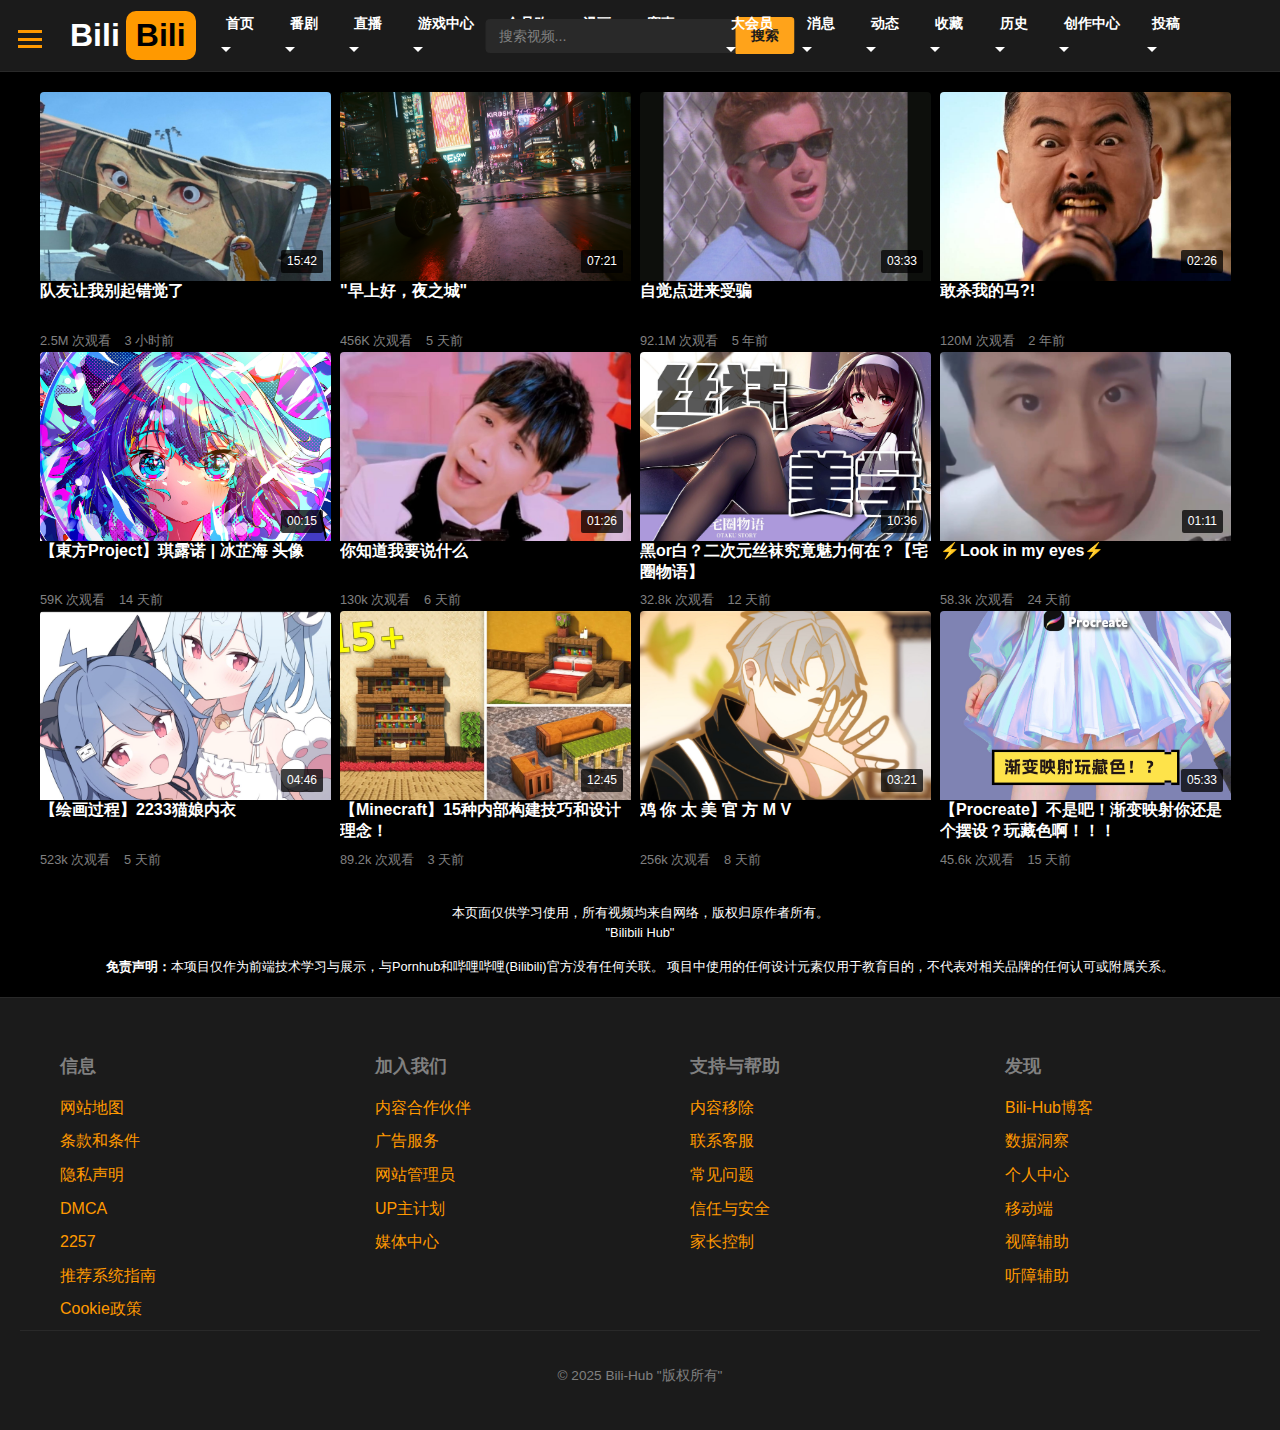
<file: src/index.html>
<!DOCTYPE html>
<html lang="zh-hans">

<head>
    <meta charset="UTF-8">
    <meta name="viewport" content="width=device-width, initial-scale=0.9">
    <title>Bili-Hub</title>
    <link href="style.css" rel="stylesheet" type="text/css">
    <script src="search.js" defer></script>
</head>

<body>
    <header>
        <div class="logo-container">
            <a href="../src/index.html" class="logo-text">
                <button id="desktopNavigation" type="button" aria-label="Desktop Navigation">
                    <div class="hamburger-menu">
                        <span></span>
                        <span></span>
                        <span></span>
                    </div>
                </button>
            </a>
            <div class="ph-logo">
                <span class="ph-logo-porn">Bili</span><span class="ph-logo-hub">Bili</span>
            </div>
        </div>
        <nav class="nav-ul-left">
            <ul>
                <li class="dropdown">
                    <a href="/src/index.html">首页</a>
                    <div class="dropdown-content multi-column">
                        <div class="column">
                            <a href="https://www.bilibili.com/anime/" target="_blank">🎬 番剧</a>
                            <a href="https://www.bilibili.com/movie/" target="_blank">🎦 电影</a>
                            <a href="https://www.bilibili.com/guochuang/" target="_blank">🎨 国创</a>
                            <a href="https://www.bilibili.com/tv/" target="_blank">📺 电视剧</a>
                            <a href="https://www.bilibili.com/variety/" target="_blank">🎭 综艺</a>
                            <a href="https://www.bilibili.com/documentary/" target="_blank">📹 纪录片</a>
                            <a href="https://www.bilibili.com/c/douga/" target="_blank">🎮 动画</a>
                            <a href="https://www.bilibili.com/c/game/" target="_blank">🎲 游戏</a>
                            <a href="https://www.bilibili.com/c/kichiku/" target="_blank">🎵 鬼畜</a>
                            <a href="https://www.bilibili.com/c/music/" target="_blank">🎼 音乐</a>
                        </div>
                        <div class="column">
                            <a href="https://www.bilibili.com/c/dance/" target="_blank">💃 舞蹈</a>
                            <a href="https://www.bilibili.com/c/cinephile/" target="_blank">🎥 影视</a>
                            <a href="https://www.bilibili.com/c/ent/" target="_blank">🎪 娱乐</a>
                            <a href="https://www.bilibili.com/c/knowledge/" target="_blank">📚 知识</a>
                            <a href="https://www.bilibili.com/c/tech/" target="_blank">📱 科技数码</a>
                            <a href="https://www.bilibili.com/c/information/" target="_blank">📰 资讯</a>
                            <a href="https://www.bilibili.com/c/food/" target="_blank">🍜 美食</a>
                            <a href="https://www.bilibili.com/c/shortplay/" target="_blank">🎭 小剧场</a>
                            <a href="https://www.bilibili.com/c/car/" target="_blank">🚗 汽车</a>
                            <a href="https://www.bilibili.com/c/fashion/" target="_blank">💄 时尚美妆</a>
                        </div>
                        <div class="column">
                            <a href="https://www.bilibili.com/c/sports/" target="_blank">⚽ 体育运动</a>
                            <a href="https://www.bilibili.com/c/animal/" target="_blank">🐾 动物</a>
                            <a href="https://www.bilibili.com/c/vlog/" target="_blank">📽️ vlog</a>
                            <a href="https://www.bilibili.com/c/painting/" target="_blank">🎨 绘画</a>
                            <a href="https://www.bilibili.com/c/ai/" target="_blank">🤖 人工智能</a>
                            <a href="https://www.bilibili.com/c/home/" target="_blank">🏠 家装房产</a>
                            <a href="https://www.bilibili.com/c/outdoors/" target="_blank">👟 户外潮流</a>
                            <a href="https://www.bilibili.com/c/gym/" target="_blank">💪 健身</a>
                            <a href="https://www.bilibili.com/c/handmake/" target="_blank">🎨 手工</a>
                            <a href="https://www.bilibili.com/c/travel/" target="_blank">✈️ 旅游出行</a>
                        </div>
                        <div class="column">
                            <a href="https://www.bilibili.com/c/rural/" target="_blank">🌾 三农</a>
                            <a href="https://www.bilibili.com/c/parenting/" target="_blank">👶 亲子</a>
                            <a href="https://www.bilibili.com/c/health/" target="_blank">❤️ 健康</a>
                            <a href="https://www.bilibili.com/c/emotion/" target="_blank">💝 情感</a>
                            <a href="https://www.bilibili.com/c/life_joy/" target="_blank">🎯 生活兴趣</a>
                            <a href="https://www.bilibili.com/c/life_experience/" target="_blank">📝 生活经验</a>
                            <a href="https://love.bilibili.com/" target="_blank">🤝 公益</a>
                            <a href="https://www.bilibili.com/blackboard/era/Vp41b8bsU9Wkog3X.html" target="_blank">🎞️ 超高清</a>
                        </div>
                        <div class="column">
                            <a href="https://www.bilibili.com/read/home/" target="_blank">📑 专栏</a>
                            <a href="https://live.bilibili.com/" target="_blank">🎥 直播</a>
                            <a href="https://www.bilibili.com/blackboard/activity-list.html?" target="_blank">🎪 活动</a>
                            <a href="https://www.bilibili.com/cheese/" target="_blank">📚 课堂</a>
                            <a href="https://www.bilibili.com/blackboard/activity-5zJxM3spoS.html" target="_blank">👥 社区中心</a>
                            <a href="https://music.bilibili.com/pc/music-center/" target="_blank">🎵 新歌热榜</a>
                        </div>
                    </div>
                </li>
                <li class="dropdown"><a href="">番剧</a></li>
                <li class="dropdown"><a href="">直播</a></li>
                <li class="dropdown"><a href="">游戏中心</a></li>
                <li class="dropdown"><a href="">会员购</a></li>
                <li class="dropdown"><a href="">漫画</a></li>
                <li class="dropdown"><a href="">赛事</a></li>
            </ul>
        </nav>
        <form class="search-bar" action="#" method="get" onsubmit="return handleSearch(event)">
            <input type="text" name="keyword" id="searchInput" placeholder="搜索视频..." required>
            <button type="submit">搜索</button>
        </form>
        <div class="search-dropdown">
            
        </div>
        <nav class="nav-ul-right">
            <ul>
                <li class="dropdown"><a href="">大会员</a></li>
                <li class="dropdown">
                    <a href="https://message.bilibili.com/" target="_blank">消息</a>
                    <div class="dropdown-content">
                        <a href="https://message.bilibili.com/#/reply" target="_blank">回复我的</a>
                        <a href="https://message.bilibili.com/#/at" target="_blank">@我的</a>
                        <a href="https://message.bilibili.com/#/love" target="_blank">收到的赞</a>
                        <a href="https://message.bilibili.com/#/system" target="_blank">系统消息</a>
                        <a href="https://message.bilibili.com/#/whisper/" target="_blank">我的消息</a>
                </li>
                <li class="dropdown"><a href="https://t.bilibili.com/" target="_blank">动态</a></li>
                <li class="dropdown"><a href="">收藏</a></li>
                <li class="dropdown"><a href="https://www.bilibili.com/history" target="_blank">历史</a></li>
                <li class="dropdown"><a href="https://member.bilibili.com/platform/home" target="_blank">创作中心</a></li>
                <li class="dropdown">
                    <a href="https://member.bilibili.com/platform/upload/video/frame" target="_blank">投稿</a>
                    <div class="dropdown-content">
                        <a href="https://member.bilibili.com/platform/upload/text/apply" target="_blank">专栏投稿</a>
                        <a href="https://member.bilibili.com/platform/upload/audio/frame" target="_blank">音频投稿</a>
                        <a href="https://member.bilibili.com/platform/upload/sticker" target="_blank">贴纸投稿</a>
                        <a href="https://member.bilibili.com/platform/upload/video/frame" target="_blank">视频投稿</a>
                        <a href="https://member.bilibili.com/platform/upload-manager/article" target="_blank">投稿管理</a>
                    </div>
                </li>
            </ul>
        </nav>
        <div class="avatar-info dropdown">
            <!-- 用户头像区域由script.js动态控制 -->
            <div id="avatar-dropdown" class="avatar-dropdown">
                <!-- 动态内容将由script.js填充 -->
            </div>
        </div>

    </header>

    <main>
        <div class="video-grid-container">
        </div>
        <div class="footer-head">
            <p>
                本页面仅供学习使用，所有视频均来自网络，版权归原作者所有。
                <br>
                "Bilibili Hub"
            </p>
            <div class="disclaimer">
                <p><strong>免责声明：</strong>本项目仅作为前端技术学习与展示，与Pornhub和哔哩哔哩(Bilibili)官方没有任何关联。
                项目中使用的任何设计元素仅用于教育目的，不代表对相关品牌的任何认可或附属关系。</p>
            </div>
        </div>
    </main>

    <footer>
        <div class="footer-content">
            <div class="footer-column">
                <h4>信息</h4>
                <ul>
                    <li><a href="#">网站地图</a></li>
                    <li><a href="#">条款和条件</a></li>
                    <li><a href="#">隐私声明</a></li>
                    <li><a href="#">DMCA</a></li>
                    <li><a href="#">2257</a></li>
                    <li><a href="#">推荐系统指南</a></li>
                    <li><a href="#">Cookie政策</a></li>
                </ul>
            </div>
            <div class="footer-column">
                <h4>加入我们</h4>
                <ul>
                    <li><a href="#">内容合作伙伴</a></li>
                    <li><a href="#">广告服务</a></li>
                    <li><a href="#">网站管理员</a></li>
                    <li><a href="#">UP主计划</a></li>
                    <li><a href="#">媒体中心</a></li>
                </ul>
            </div>
            <div class="footer-column">
                <h4>支持与帮助</h4>
                <ul>
                    <li><a href="#">内容移除</a></li>
                    <li><a href="#">联系客服</a></li>
                    <li><a href="#">常见问题</a></li>
                    <li><a href="#">信任与安全</a></li>
                    <li><a href="#">家长控制</a></li>
                </ul>
            </div>
            <div class="footer-column">
                <h4>发现</h4>
                <ul class="social-links">
                    <li><a href="#">Bili-Hub博客</a></li>
                    <li><a href="#">数据洞察</a></li>
                    <li><a href="#">个人中心</a></li>
                    <li><a href="#">移动端</a></li>
                    <li><a href="#">视障辅助</a></li>
                    <li><a href="#">听障辅助</a></li>
                </ul>
            </div>
        </div>
        <div class="footer-bottom">
            <p>&copy; 2025 Bili-Hub "版权所有"</p>
        </div>
    </footer>
    <script src="./script.js"></script>

</body>

</html>

<!-- 
施工规划：
    当指针悬停于视频封面时，预览视频的功能
    鼠标指针悬停于用户头像时，悬浮菜单显示用户信息
    顶栏最右侧二级菜单
    自动获取b站用户头像文件(或者说能否自动获取对应图像url?)
    多页面切换功能
    自动获取视频封面url等信息填入json
问题：暂无
-->
</file>
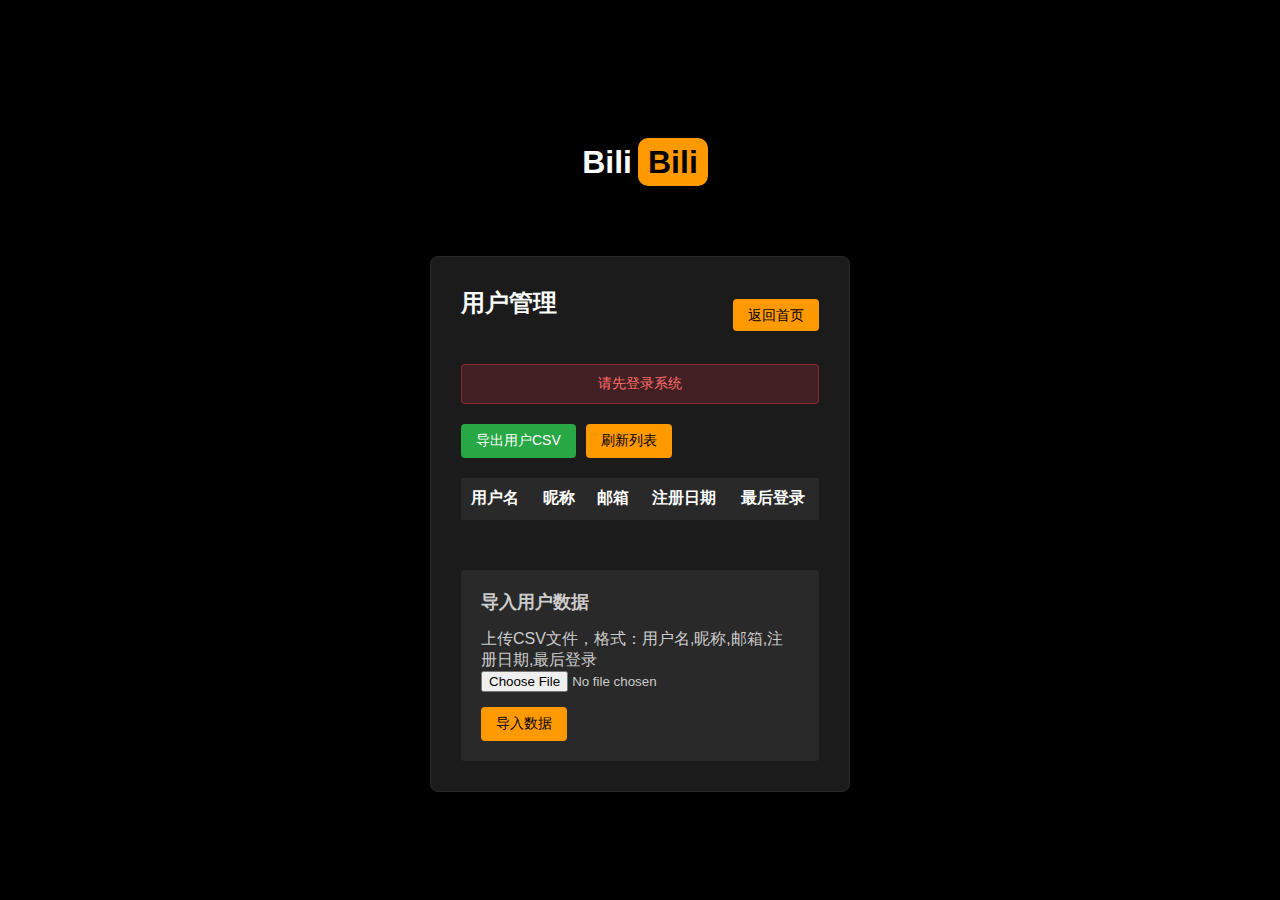
<file: src/admin.html>
<!DOCTYPE html>
<html lang="zh-hans">

<head>
    <meta charset="UTF-8">
    <meta name="viewport" content="width=device-width, initial-scale=1.0">
    <title>用户管理 - Bili-Hub</title>
    <link rel="stylesheet" href="./login.css">
</head>

<body>
    <div class="login-container admin-container">
        <div class="logo-box">
            <div class="logo-section">
                <div class="ph-logo">
                    <span class="ph-logo-porn">Bili</span><span class="ph-logo-hub">Bili</span>
                </div>
            </div>
        </div>
        <div class="login-box admin-box">
            <div class="admin-header">
                <h2>用户管理</h2>
                <div>
                    <a href="./index.html" class="action-btn">返回首页</a>
                </div>
            </div>

            <div class="message-area"></div>

            <div class="action-buttons">
                <button id="exportBtn" class="action-btn success">导出用户CSV</button>
                <button id="refreshBtn" class="action-btn">刷新列表</button>
            </div>

            <div class="user-list">
                <table class="user-table">
                    <thead>
                        <tr>
                            <th>用户名</th>
                            <th>昵称</th>
                            <th>邮箱</th>
                            <th>注册日期</th>
                            <th>最后登录</th>
                        </tr>
                    </thead>
                    <tbody id="userTableBody">
                        <!-- 用户数据将通过JavaScript动态添加 -->
                    </tbody>
                </table>
                <div class="pagination" id="pagination">
                    <!-- 分页按钮将通过JavaScript动态添加 -->
                </div>
            </div>

            <div class="csv-import">
                <h3>导入用户数据</h3>
                <p>上传CSV文件，格式：用户名,昵称,邮箱,注册日期,最后登录</p>
                <div class="file-input">
                    <input type="file" id="csvFile" accept=".csv" />
                </div>
                <button id="importBtn" class="action-btn">导入数据</button>
            </div>
        </div>
    </div>
    <script type="module" src="./admin.js"></script>
</body>

</html>
</file>
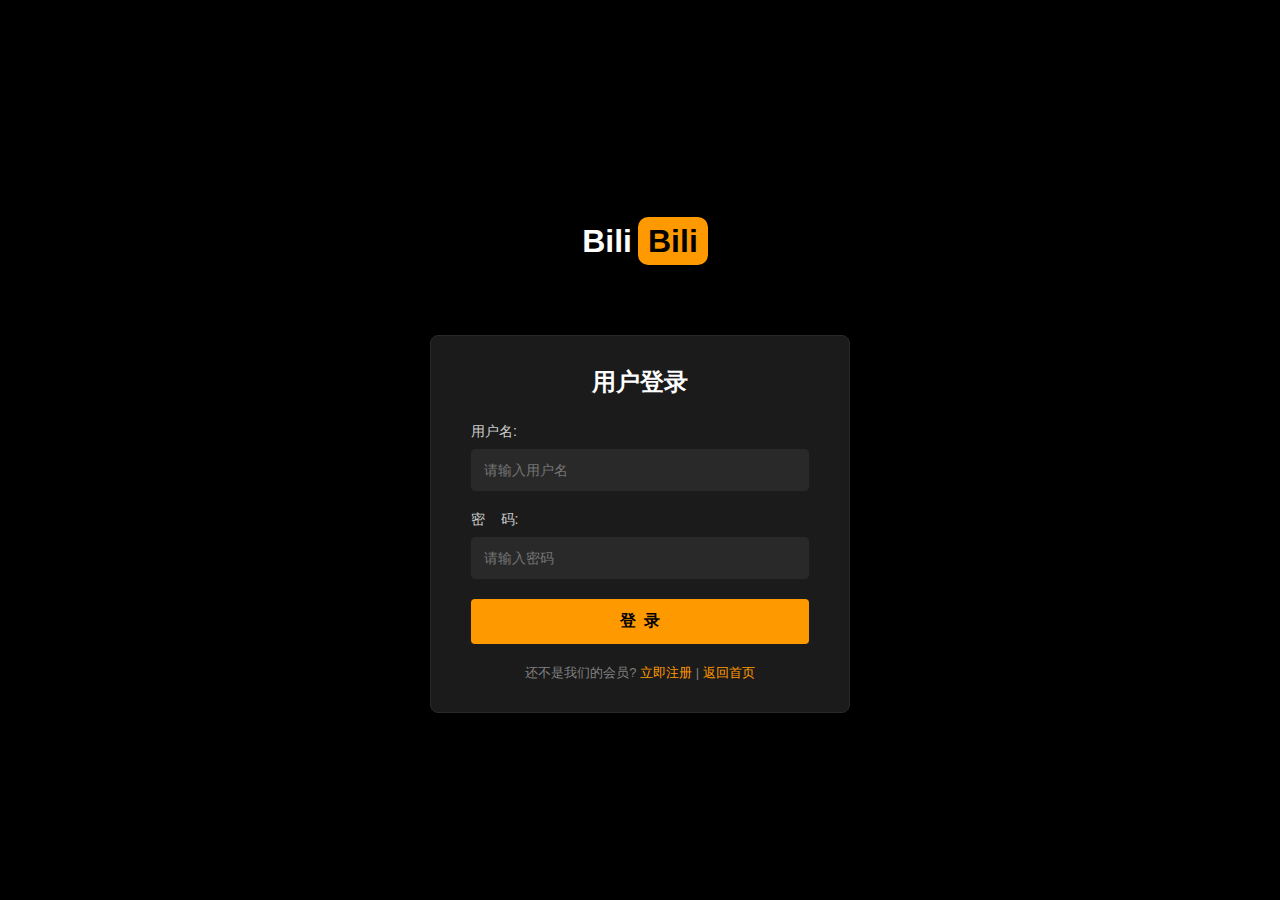
<file: src/login.html>
<!DOCTYPE html>
<html lang="zh-hans">

<head>
    <meta charset="UTF-8">
    <meta name="viewport" content="width=device-width, initial-scale=1.0">
    <title>Login - Bili-Hub</title>
    <link rel="stylesheet" href="./login.css">
</head>

<body>
    <div class="login-container">
        <div class="logo-box">
            <div class="logo-section">
                <div class="ph-logo">
                    <span class="ph-logo-porn">Bili</span><span class="ph-logo-hub">Bili</span>
                </div>
            </div>
        </div>
        <div class="login-box">
            <h2>用户登录</h2>
            <form id="loginForm">
                <div class="form-group">
                    <label for="username">用户名:</label>
                    <input type="text" id="username" name="username" placeholder="请输入用户名" required>
                </div>
                <div class="form-group">
                    <label for="password">密&nbsp;&nbsp;&nbsp;&nbsp;码:</label> <input type="password" id="password"
                        name="password" placeholder="请输入密码" required>
                </div>
                <div class="form-group">
                    <button type="submit" class="login-btn">登&nbsp;&nbsp;录</button>
                </div>
            </form>
            <div class="extra-links">
                <p>还不是我们的会员? <a href="#">立即注册</a> | <a href="index.html">返回首页</a></p>
            </div>
        </div>
    </div>
    <script src="./login.js"></script>
</body>

</html>
</file>
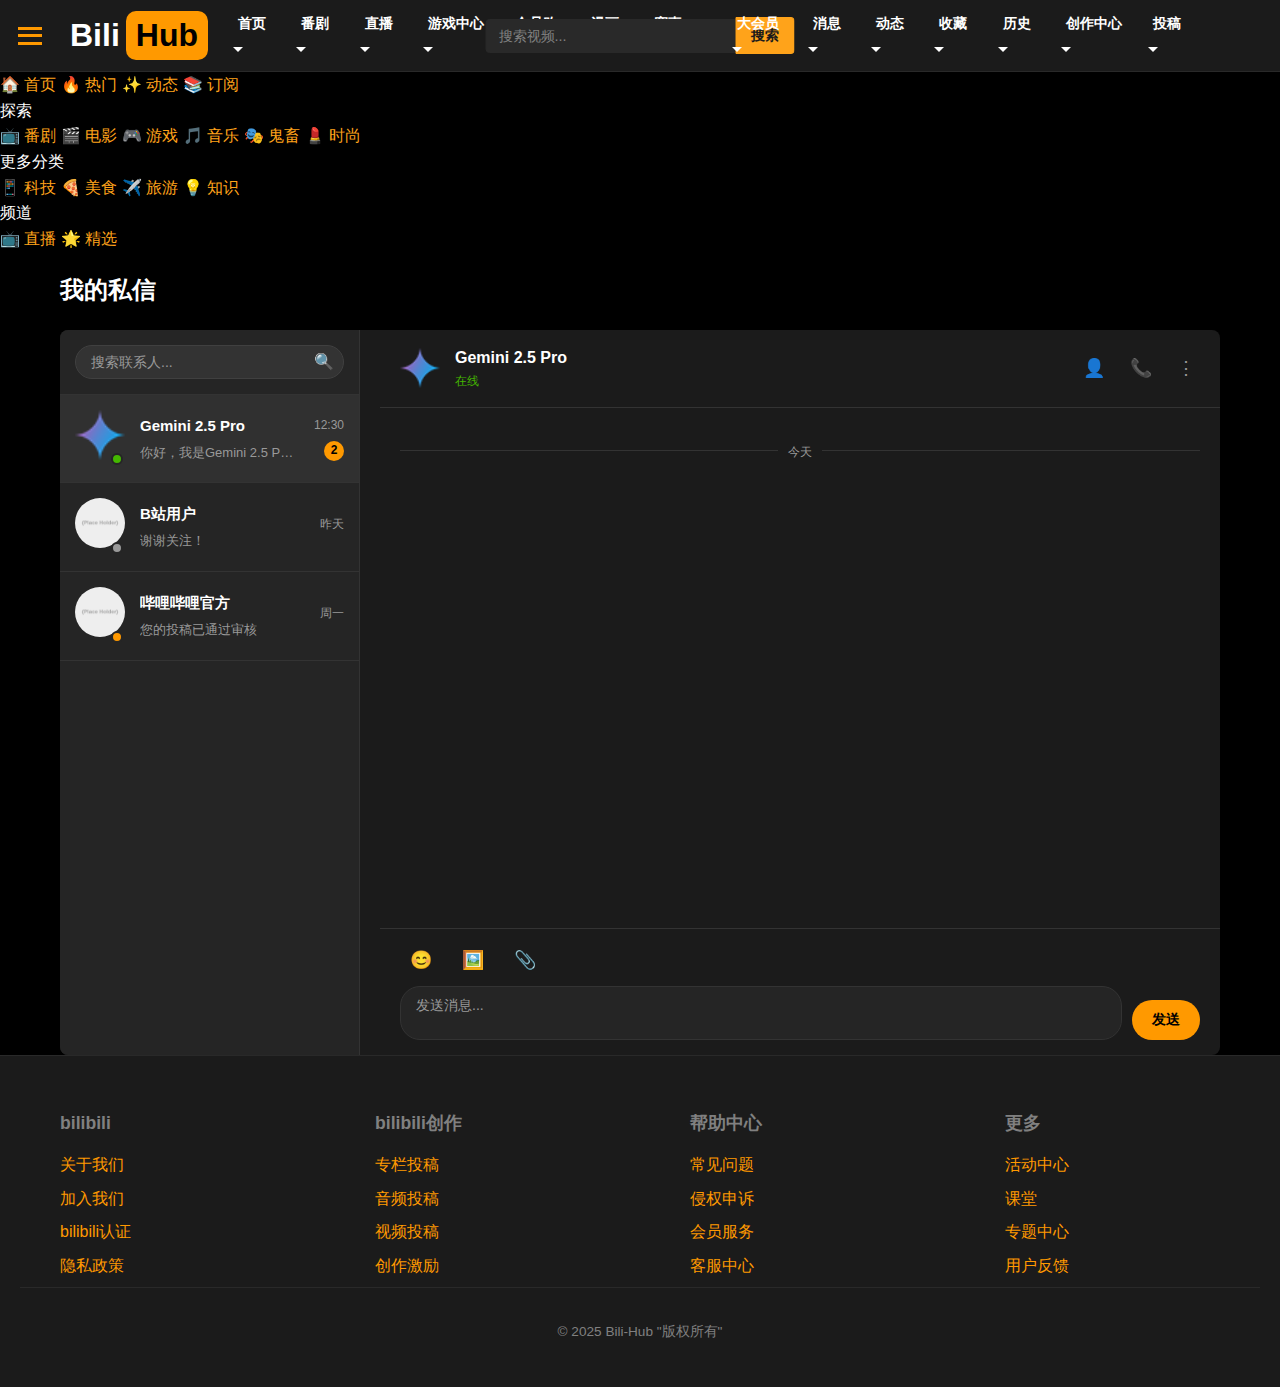
<file: src/message.html>
<!DOCTYPE html>
<html lang="zh-hans">

<head>
    <meta charset="UTF-8">
    <meta name="viewport" content="width=device-width, initial-scale=0.9">
    <title>私信 - Bili-Hub</title>
    <link href="style.css" rel="stylesheet" type="text/css">
    <link href="message.css" rel="stylesheet" type="text/css">
    <script src="search.js" defer></script>
</head>

<body>
    <!-- 页面头部 - 包含导航栏、搜索框和用户信息 -->
    <header>
        <!-- LOGO区域 - 左侧汉堡菜单和LOGO标志 -->
        <div class="logo-container">
            <button id="desktopNavigation" type="button" aria-label="Desktop Navigation">
                <div class="hamburger-menu" id="hamburger">
                    <span></span>
                    <span></span>
                    <span></span>
                </div>
            </button>
            <div class="ph-logo">
                <span class="ph-logo-porn">Bili</span><span class="ph-logo-hub">Hub</span>
            </div>
        </div>
        
        <!-- 左侧导航菜单 - 首页、分类、频道等 -->
        <nav class="nav-ul-left">
            <ul>
                <li class="dropdown">
                    <a href="/src/index.html">首页</a>
                    <div class="dropdown-content multi-column">
                        <!-- 首页下拉菜单略 -->
                    </div>
                </li>
                <li class="dropdown"><a href="">番剧</a></li>
                <li class="dropdown"><a href="">直播</a></li>
                <li class="dropdown"><a href="">游戏中心</a></li>
                <li class="dropdown"><a href="">会员购</a></li>
                <li class="dropdown"><a href="">漫画</a></li>
                <li class="dropdown"><a href="">赛事</a></li>
            </ul>
        </nav>
        
        <!-- 搜索框区域 - 中间的搜索功能 -->
        <form class="search-bar" action="#" method="get" onsubmit="return handleSearch(event)">
            <input type="text" name="keyword" id="searchInput" placeholder="搜索视频..." required>
            <button type="submit">搜索</button>
        </form>
        <div class="search-dropdown">
            <!-- 搜索历史下拉框 -->
        </div>
        
        <!-- 右侧导航菜单 - 大会员、消息、动态等功能 -->
        <nav class="nav-ul-right">
            <ul>
                <li class="dropdown"><a href="">大会员</a></li>
                <li class="dropdown">
                    <a href="message.html">消息</a>
                    <div class="dropdown-content">
                        <a href="">回复我的</a>
                        <a href="">@我的</a>
                        <a href="">收到的赞</a>
                        <a href="">系统消息</a>
                        <a href="message.html">我的私信</a>
                </li>
                <li class="dropdown"><a href="">动态</a></li>
                <li class="dropdown"><a href="">收藏</a></li>
                <li class="dropdown"><a href="">历史</a></li>
                <li class="dropdown"><a href="">创作中心</a></li>
                <li class="dropdown"><a href="">投稿</a></li>
            </ul>
        </nav>
        
        <!-- 用户头像区域 - 右侧用户信息和下拉菜单 -->
        <div class="avatar-info dropdown">
            <!-- 用户头像区域由script.js动态控制 -->
            <div id="avatar-dropdown" class="avatar-dropdown">
                <!-- 动态内容将由script.js填充 -->
            </div>
        </div>
    </header>

    <!-- 左侧边栏 -->
    <aside class="sidebar" id="sidebar">
        <div class="sidebar-menu">
            <a href="/src/index.html" class="sidebar-menu-item">
                <span class="sidebar-menu-icon">🏠</span>
                <span>首页</span>
            </a>
            <a href="" class="sidebar-menu-item">
                <span class="sidebar-menu-icon">🔥</span>
                <span>热门</span>
            </a>
            <a href="" class="sidebar-menu-item">
                <span class="sidebar-menu-icon">✨</span>
                <span>动态</span>
            </a>
            <a href="" class="sidebar-menu-item">
                <span class="sidebar-menu-icon">📚</span>
                <span>订阅</span>
            </a>
        </div>
        
        <div class="sidebar-section-title">探索</div>
        <div class="sidebar-menu">
            <a href="" class="sidebar-menu-item">
                <span class="sidebar-menu-icon">📺</span>
                <span>番剧</span>
            </a>
            <a href="" class="sidebar-menu-item">
                <span class="sidebar-menu-icon">🎬</span>
                <span>电影</span>
            </a>
            <a href="" class="sidebar-menu-item">
                <span class="sidebar-menu-icon">🎮</span>
                <span>游戏</span>
            </a>
            <a href="" class="sidebar-menu-item">
                <span class="sidebar-menu-icon">🎵</span>
                <span>音乐</span>
            </a>
            <a href="" class="sidebar-menu-item">
                <span class="sidebar-menu-icon">🎭</span>
                <span>鬼畜</span>
            </a>
            <a href="" class="sidebar-menu-item">
                <span class="sidebar-menu-icon">💄</span>
                <span>时尚</span>
            </a>
        </div>
        
        <div class="sidebar-section-title">更多分类</div>
        <div class="sidebar-menu">
            <a href="" class="sidebar-menu-item">
                <span class="sidebar-menu-icon">📱</span>
                <span>科技</span>
            </a>
            <a href="" class="sidebar-menu-item">
                <span class="sidebar-menu-icon">🍕</span>
                <span>美食</span>
            </a>
            <a href="" class="sidebar-menu-item">
                <span class="sidebar-menu-icon">✈️</span>
                <span>旅游</span>
            </a>
            <a href="" class="sidebar-menu-item">
                <span class="sidebar-menu-icon">💡</span>
                <span>知识</span>
            </a>
        </div>
        
        <div class="sidebar-section-title">频道</div>
        <div class="sidebar-menu">
            <a href="" class="sidebar-menu-item">
                <span class="sidebar-menu-icon">📺</span>
                <span>直播</span>
            </a>
            <a href="" class="sidebar-menu-item">
                <span class="sidebar-menu-icon">🌟</span>
                <span>精选</span>
            </a>
        </div>
    </aside>
    
    <!-- 侧边栏遮罩层 -->
    <div class="sidebar-overlay" id="sidebar-overlay"></div>

    <!-- 页面主体内容区域 - 私信页面 -->
    <main>
        <!-- 私信标题 -->
        <div class="message-header">
            <h1>我的私信</h1>
        </div>
        
        <!-- 私信内容区域 -->
        <div class="message-container">
            <!-- 联系人列表区域 -->
            <div class="contact-list">
                <div class="contact-search">
                    <input type="text" placeholder="搜索联系人..." id="contactSearch">
                    <span class="search-icon">🔍</span>
                </div>
                
                <!-- 联系人列表 -->
                <div class="contacts">
                    <div class="contact active" data-userid="1">
                        <div class="contact-avatar">
                            <img src="../res/images/gemini.png" alt="用户头像">
                            <span class="status-badge online"></span>
                        </div>
                        <div class="contact-info">
                            <div class="contact-name">Gemini 2.5 Pro</div>
                            <div class="contact-last-message">你好，我是Gemini 2.5 Pro，一个AI助手。有什么我可以帮助你的吗？</div>
                        </div>
                        <div class="contact-meta">
                            <div class="contact-time">12:30</div>
                            <div class="unread-badge">2</div>
                        </div>
                    </div>
                    
                    <div class="contact" data-userid="2">
                        <div class="contact-avatar">
                            <img src="../res/images/placeholder.png" alt="用户头像">
                            <span class="status-badge offline"></span>
                        </div>
                        <div class="contact-info">
                            <div class="contact-name">B站用户</div>
                            <div class="contact-last-message">谢谢关注！</div>
                        </div>
                        <div class="contact-meta">
                            <div class="contact-time">昨天</div>
                        </div>
                    </div>
                    
                    <div class="contact" data-userid="3">
                        <div class="contact-avatar">
                            <img src="../res/images/placeholder.png" alt="用户头像">
                            <span class="status-badge away"></span>
                        </div>
                        <div class="contact-info">
                            <div class="contact-name">哔哩哔哩官方</div>
                            <div class="contact-last-message">您的投稿已通过审核</div>
                        </div>
                        <div class="contact-meta">
                            <div class="contact-time">周一</div>
                        </div>
                    </div>
                    
                    <!-- 更多联系人可以通过JavaScript动态添加 -->
                </div>
            </div>
            
            <!-- 聊天区域 -->
            <div class="chat-area">
                <!-- 聊天头部 - 显示当前聊天对象 -->
                <div class="chat-header">
                    <div class="chat-user-info">
                        <img src="../res/images/gemini.png" alt="用户头像" class="chat-user-avatar">
                        <div class="chat-user-details">
                            <div class="chat-user-name">Gemini 2.5 Pro</div>
                            <div class="chat-user-status">在线</div>
                        </div>
                    </div>
                    <div class="chat-actions">
                        <button class="chat-action-btn" title="查看个人资料">
                            <span class="action-icon">👤</span>
                        </button>
                        <button class="chat-action-btn" title="通话">
                            <span class="action-icon">📞</span>
                        </button>
                        <button class="chat-action-btn" title="更多">
                            <span class="action-icon">⋮</span>
                        </button>
                    </div>
                </div>
                
                <!-- 聊天消息区域 -->
                <div class="chat-messages" id="chatMessages">
                    <!-- 聊天记录将由JS动态加载 -->
                </div>
                
                <!-- 消息输入区域 -->
                <div class="chat-input-area">
                    <!-- 工具栏 -->
                    <div class="chat-toolbar">
                        <button class="toolbar-btn" title="发送表情">
                            <span class="toolbar-icon">😊</span>
                        </button>
                        <button class="toolbar-btn" title="发送图片">
                            <span class="toolbar-icon">🖼️</span>
                        </button>
                        <button class="toolbar-btn" title="发送文件">
                            <span class="toolbar-icon">📎</span>
                        </button>
                    </div>
                    
                    <!-- 消息输入框 -->
                    <div class="chat-input-container">
                        <textarea id="messageInput" placeholder="发送消息..."></textarea>
                        <button id="sendButton" class="send-button">发送</button>
                    </div>
                </div>
            </div>
            
            <!-- 空状态提示 - 当没有选择联系人时显示 -->
            <div class="chat-empty-state" style="display: none;">
                <div class="empty-state-icon">💬</div>
                <h3>暂无私信</h3>
                <p>选择一个联系人开始聊天，或者添加新的联系人</p>
                <button class="new-chat-btn">添加联系人</button>
            </div>
        </div>
    </main>

    <!-- 页面底部 -->
    <footer>
        <div class="footer-content">
            <div class="footer-column">
                <h4>bilibili</h4>
                <ul>
                    <li><a href="">关于我们</a></li>
                    <li><a href="">加入我们</a></li>
                    <li><a href="">bilibili认证</a></li>
                    <li><a href="">隐私政策</a></li>
                </ul>
            </div>
            <div class="footer-column">
                <h4>bilibili创作</h4>
                <ul>
                    <li><a href="">专栏投稿</a></li>
                    <li><a href="">音频投稿</a></li>
                    <li><a href="">视频投稿</a></li>
                    <li><a href="">创作激励</a></li>
                </ul>
            </div>
            <div class="footer-column">
                <h4>帮助中心</h4>
                <ul>
                    <li><a href="">常见问题</a></li>
                    <li><a href="">侵权申诉</a></li>
                    <li><a href="">会员服务</a></li>
                    <li><a href="">客服中心</a></li>
                </ul>
            </div>
            <div class="footer-column">
                <h4>更多</h4>
                <ul class="social-links">
                    <li><a href="">活动中心</a></li>
                    <li><a href="">课堂</a></li>
                    <li><a href="">专题中心</a></li>
                    <li><a href="">用户反馈</a></li>
                </ul>
            </div>
        </div>
        
        <div class="footer-bottom">
            <p>&copy; 2025 Bili-Hub "版权所有"</p>
        </div>
    </footer>
    
    <!-- JavaScript文件引用 -->
    <script src="./script.js"></script>
    <script src="./message.js" type="module"></script>
</body>

</html>
</file>
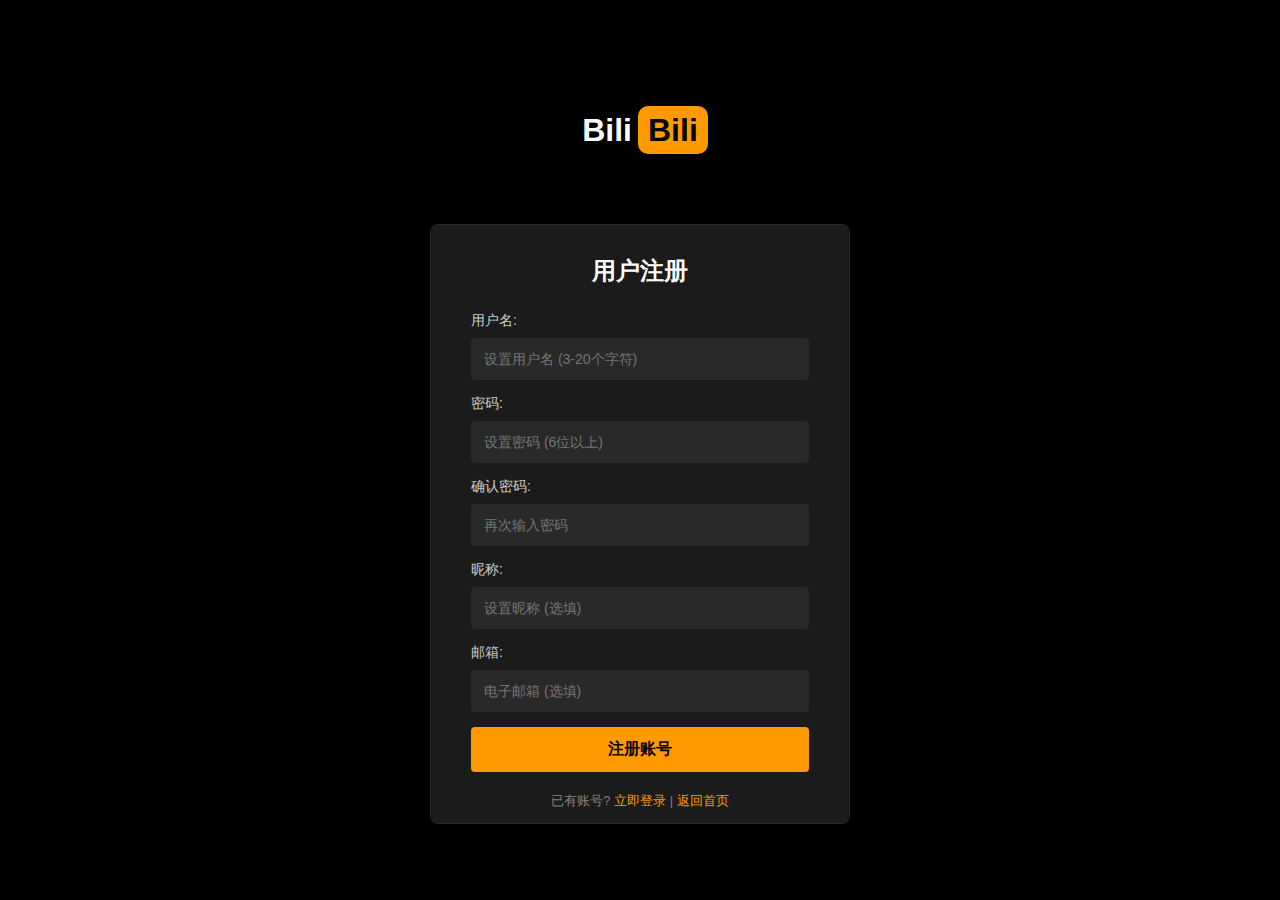
<file: src/register.html>
<!DOCTYPE html>
<html lang="zh-hans">

<head>
    <meta charset="UTF-8">
    <meta name="viewport" content="width=device-width, initial-scale=1.0">
    <title>注册 - Bili-Hub</title>
    <link rel="stylesheet" href="./login.css">
</head>

<body>
    <div class="login-container">
        <div class="logo-box">
            <div class="logo-section">
                <div class="ph-logo">
                    <span class="ph-logo-porn">Bili</span><span class="ph-logo-hub">Bili</span>
                </div>
            </div>
        </div>
        <div class="login-box register-box">
            <h2>用户注册</h2>
            <div class="message-area"></div>
            <form id="registerForm">
                <div class="form-group">
                    <label for="username">用户名:</label>
                    <input type="text" id="username" name="username" placeholder="设置用户名 (3-20个字符)" required>
                </div>
                <div class="form-group">
                    <label for="password">密码:</label> 
                    <input type="password" id="password" name="password" placeholder="设置密码 (6位以上)" required>
                </div>
                <div class="form-group">
                    <label for="confirmPassword">确认密码:</label> 
                    <input type="password" id="confirmPassword" name="confirmPassword" placeholder="再次输入密码" required>
                </div>
                <div class="form-group">
                    <label for="nickname">昵称:</label>
                    <input type="text" id="nickname" name="nickname" placeholder="设置昵称 (选填)">
                </div>
                <div class="form-group">
                    <label for="email">邮箱:</label>
                    <input type="email" id="email" name="email" placeholder="电子邮箱 (选填)">
                </div>
                <div class="form-group">
                    <button type="submit" class="login-btn register-btn">注册账号</button>
                </div>
            </form>
            <div class="extra-links">
                <p>已有账号? <a href="./login.html">立即登录</a> | <a href="./index.html">返回首页</a></p>
            </div>
        </div>
    </div>
    <script type="module" src="./register.js"></script>
</body>

</html>
</file>
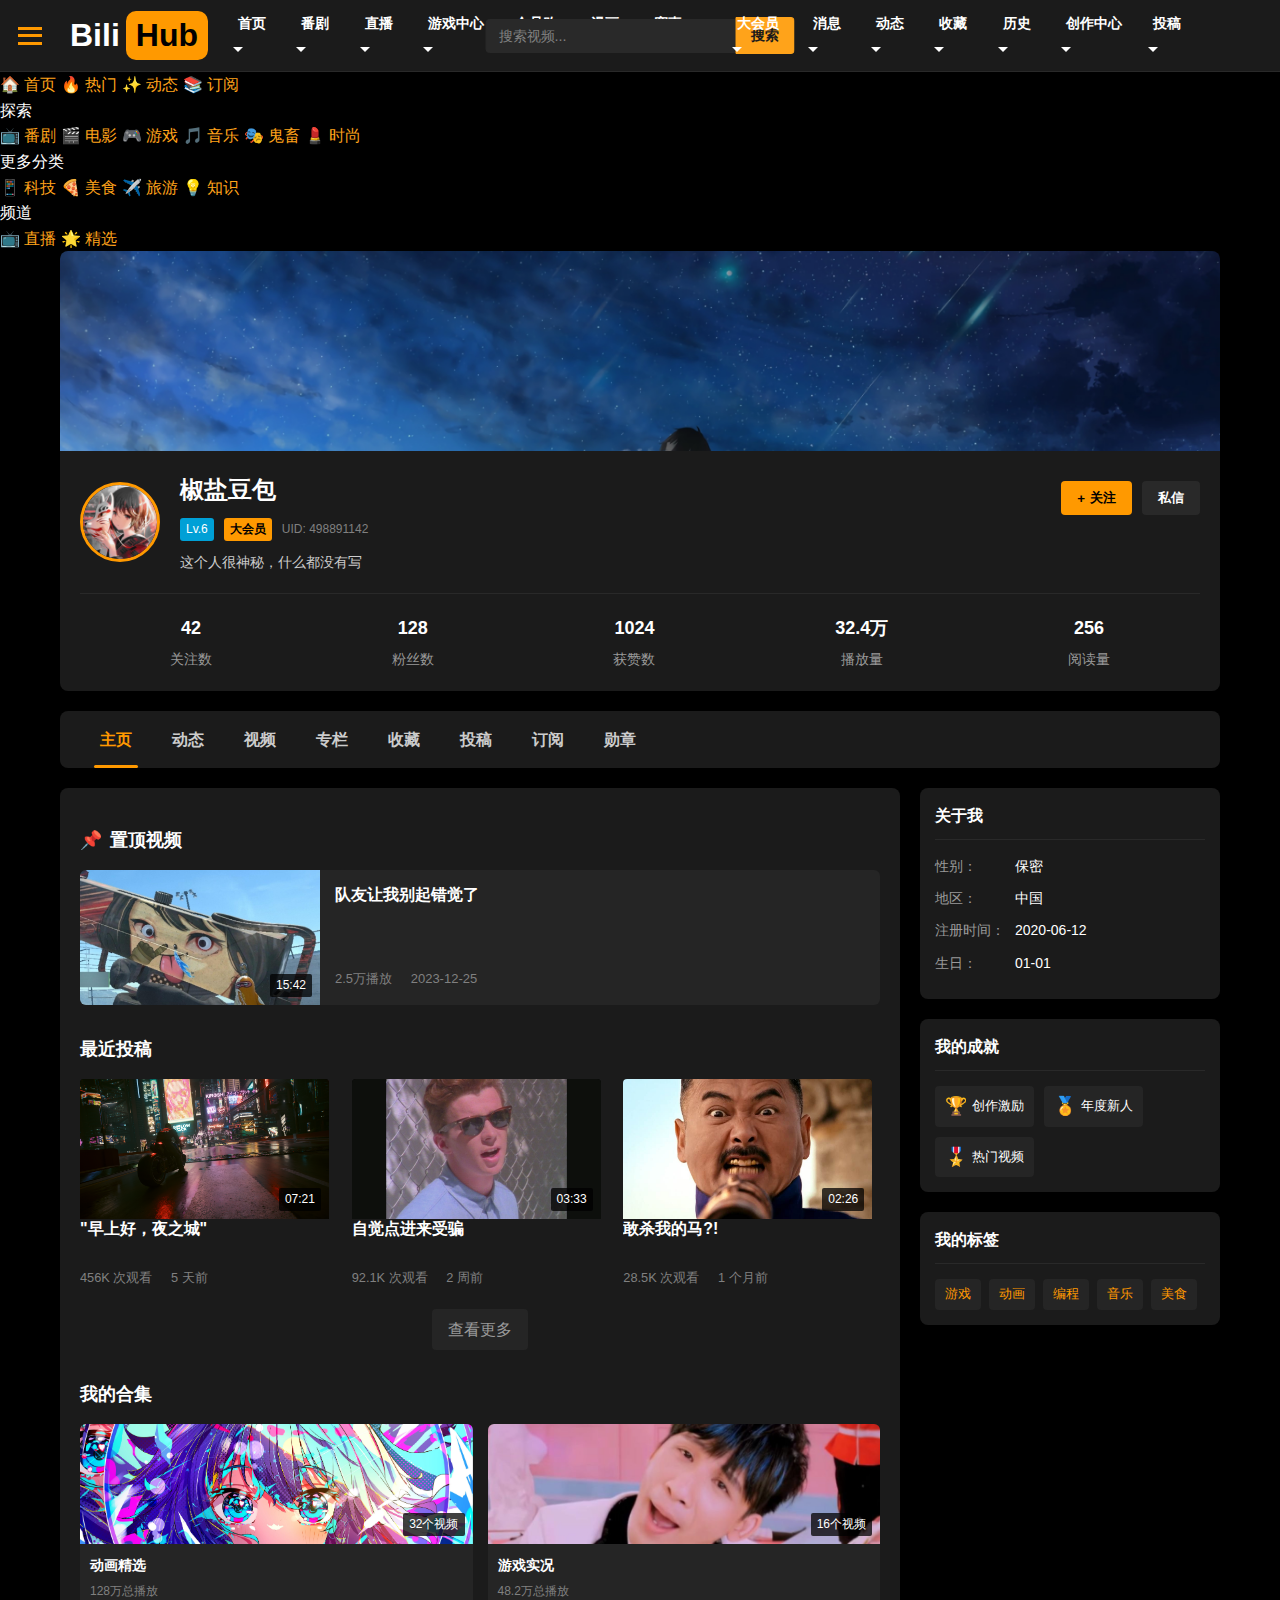
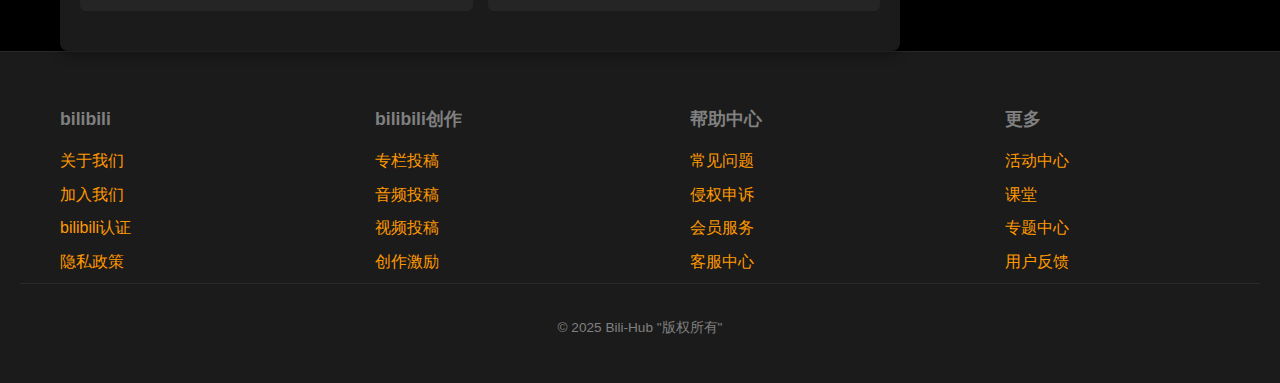
<file: src/userpage.html>
<!DOCTYPE html>
<html lang="zh-hans">

<head>
    <meta charset="UTF-8">
    <meta name="viewport" content="width=device-width, initial-scale=0.9">
    <title>Userpage - Bili-Hub</title>
    <link href="style.css" rel="stylesheet" type="text/css">
    <link href="userpage.css" rel="stylesheet" type="text/css">
    <script src="search.js" defer></script>
</head>

<body>
    <!-- 页面头部 - 包含导航栏、搜索框和用户信息 -->
    <header>
        <!-- LOGO区域 - 左侧汉堡菜单和LOGO标志 -->
        <div class="logo-container">
            <button id="desktopNavigation" type="button" aria-label="Desktop Navigation">
                <div class="hamburger-menu" id="hamburger">
                    <span></span>
                    <span></span>
                    <span></span>
                </div>
            </button>
            <div class="ph-logo">
                <span class="ph-logo-porn">Bili</span><span class="ph-logo-hub">Hub</span>
            </div>
        </div>

        <!-- 左侧导航菜单 - 首页、分类、频道等 -->
        <nav class="nav-ul-left">
            <ul>
                <li class="dropdown">
                    <a href="/src/index.html">首页</a>

                    <div class="dropdown-content multi-column">
                        <!-- 首页下拉菜单 - 分为5列显示不同分类 -->
                        <div class="column">
                            <a href="https://www.bilibili.com/anime/" target="_blank">🎬 番剧</a>
                            <a href="https://www.bilibili.com/movie/" target="_blank">🎦 电影</a>
                            <a href="https://www.bilibili.com/guochuang/" target="_blank">🎨 国创</a>
                            <a href="https://www.bilibili.com/tv/" target="_blank">📺 电视剧</a>
                            <a href="https://www.bilibili.com/variety/" target="_blank">🎭 综艺</a>
                            <a href="https://www.bilibili.com/documentary/" target="_blank">📹 纪录片</a>
                            <a href="https://www.bilibili.com/c/douga/" target="_blank">🎮 动画</a>
                            <a href="https://www.bilibili.com/c/game/" target="_blank">🎲 游戏</a>
                            <a href="https://www.bilibili.com/c/kichiku/" target="_blank">🎵 鬼畜</a>
                            <a href="https://www.bilibili.com/c/music/" target="_blank">🎼 音乐</a>
                        </div>
                        <div class="column">
                            <a href="https://www.bilibili.com/c/dance/" target="_blank">💃 舞蹈</a>
                            <a href="https://www.bilibili.com/c/cinephile/" target="_blank">🎥 影视</a>
                            <a href="https://www.bilibili.com/c/ent/" target="_blank">🎪 娱乐</a>
                            <a href="https://www.bilibili.com/c/knowledge/" target="_blank">📚 知识</a>
                            <a href="https://www.bilibili.com/c/tech/" target="_blank">📱 科技数码</a>
                            <a href="https://www.bilibili.com/c/information/" target="_blank">📰 资讯</a>
                            <a href="https://www.bilibili.com/c/food/" target="_blank">🍜 美食</a>
                            <a href="https://www.bilibili.com/c/shortplay/" target="_blank">🎭 小剧场</a>
                            <a href="https://www.bilibili.com/c/car/" target="_blank">🚗 汽车</a>
                            <a href="https://www.bilibili.com/c/fashion/" target="_blank">💄 时尚美妆</a>
                        </div>
                        <div class="column">
                            <a href="https://www.bilibili.com/c/sports/" target="_blank">⚽ 体育运动</a>
                            <a href="https://www.bilibili.com/c/animal/" target="_blank">🐾 动物</a>
                            <a href="https://www.bilibili.com/c/vlog/" target="_blank">📽️ vlog</a>
                            <a href="https://www.bilibili.com/c/painting/" target="_blank">🎨 绘画</a>
                            <a href="https://www.bilibili.com/c/ai/" target="_blank">🤖 人工智能</a>
                            <a href="https://www.bilibili.com/c/home/" target="_blank">🏠 家装房产</a>
                            <a href="https://www.bilibili.com/c/outdoors/" target="_blank">👟 户外潮流</a>
                            <a href="https://www.bilibili.com/c/gym/" target="_blank">💪 健身</a>
                            <a href="https://www.bilibili.com/c/handmake/" target="_blank">🎨 手工</a>
                            <a href="https://www.bilibili.com/c/travel/" target="_blank">✈️ 旅游出行</a>
                        </div>
                        <div class="column">
                            <a href="https://www.bilibili.com/c/rural/" target="_blank">🌾 三农</a>
                            <a href="https://www.bilibili.com/c/parenting/" target="_blank">👶 亲子</a>
                            <a href="https://www.bilibili.com/c/health/" target="_blank">❤️ 健康</a>
                            <a href="https://www.bilibili.com/c/emotion/" target="_blank">💝 情感</a>
                            <a href="https://www.bilibili.com/c/life_joy/" target="_blank">🎯 生活兴趣</a>
                            <a href="https://www.bilibili.com/c/life_experience/" target="_blank">📝 生活经验</a>
                            <a href="https://love.bilibili.com/" target="_blank">🤝 公益</a>
                            <a href="https://www.bilibili.com/blackboard/era/Vp41b8bsU9Wkog3X.html" target="_blank">🎞️
                                超高清</a>
                        </div>
                        <div class="column">
                            <a href="https://www.bilibili.com/read/home/" target="_blank">📑 专栏</a>
                            <a href="https://live.bilibili.com/" target="_blank">🎥 直播</a>
                            <a href="https://www.bilibili.com/blackboard/activity-list.html?" target="_blank">🎪 活动</a>
                            <a href="https://www.bilibili.com/cheese/" target="_blank">📚 课堂</a>
                            <a href="https://www.bilibili.com/blackboard/activity-5zJxM3spoS.html" target="_blank">👥
                                社区中心</a>
                            <a href="https://music.bilibili.com/pc/music-center/" target="_blank">🎵 新歌热榜</a>
                        </div>
                    </div>
                </li>
                <li class="dropdown"><a href="">番剧</a></li>
                <li class="dropdown"><a href="">直播</a></li>
                <li class="dropdown"><a href="">游戏中心</a></li>
                <li class="dropdown"><a href="">会员购</a></li>
                <li class="dropdown"><a href="">漫画</a></li>
                <li class="dropdown"><a href="">赛事</a></li>
            </ul>
        </nav>

        <!-- 搜索框区域 - 中间的搜索功能 -->
        <form class="search-bar" action="#" method="get" onsubmit="return handleSearch(event)">
            <input type="text" name="keyword" id="searchInput" placeholder="搜索视频..." required>
            <button type="submit">搜索</button>
        </form>
        <div class="search-dropdown">
            <!-- 搜索历史下拉框 -->
        </div>

        <!-- 右侧导航菜单 - 大会员、消息、动态等功能 -->
        <nav class="nav-ul-right">
            <ul>
                <li class="dropdown"><a href="">大会员</a></li>
                <li class="dropdown">
                    <a href="./message.html" target="_blank">消息</a>
                    <div class="dropdown-content">
                        <a href="./message.html" target="_blank">回复我的</a>
                        <a href="./message.html" target="_blank">@我的</a>
                        <a href="./message.html" target="_blank">收到的赞</a>
                        <a href="./message.html" target="_blank">系统消息</a>
                        <a href="./message.html" target="_blank">我的消息</a>
                </li>
                <li class="dropdown"><a href="" target="_blank">动态</a></li>
                <li class="dropdown"><a href="">收藏</a></li>
                <li class="dropdown"><a href="" target="_blank">历史</a></li>
                <li class="dropdown"><a href="" target="_blank">创作中心</a></li>
                <li class="dropdown">
                    <a href="" target="_blank">投稿</a>
                    <div class="dropdown-content">
                        <a href="" target="_blank">专栏投稿</a>
                        <a href="" target="_blank">音频投稿</a>
                        <a href="" target="_blank">贴纸投稿</a>
                        <a href="" target="_blank">视频投稿</a>
                        <a href="" target="_blank">投稿管理</a>
                    </div>
                </li>
            </ul>
        </nav>

        <!-- 用户头像区域 - 右侧用户信息和下拉菜单 -->
        <div class="avatar-info dropdown">
            <!-- 用户头像区域由script.js动态控制 -->
            <div id="avatar-dropdown" class="avatar-dropdown">
                <!-- 动态内容将由script.js填充 -->
            </div>
        </div>
    </header>

    <!-- 左侧边栏 -->
    <aside class="sidebar" id="sidebar">
        <div class="sidebar-menu">
            <a href="/src/index.html" class="sidebar-menu-item">
                <span class="sidebar-menu-icon">🏠</span>
                <span>首页</span>
            </a>
            <a href="" class="sidebar-menu-item">
                <span class="sidebar-menu-icon">🔥</span>
                <span>热门</span>
            </a>
            <a href="" class="sidebar-menu-item">
                <span class="sidebar-menu-icon">✨</span>
                <span>动态</span>
            </a>
            <a href="" class="sidebar-menu-item">
                <span class="sidebar-menu-icon">📚</span>
                <span>订阅</span>
            </a>
        </div>

        <div class="sidebar-section-title">探索</div>
        <div class="sidebar-menu">
            <a href="" class="sidebar-menu-item">
                <span class="sidebar-menu-icon">📺</span>
                <span>番剧</span>
            </a>
            <a href="" class="sidebar-menu-item">
                <span class="sidebar-menu-icon">🎬</span>
                <span>电影</span>
            </a>
            <a href="" class="sidebar-menu-item">
                <span class="sidebar-menu-icon">🎮</span>
                <span>游戏</span>
            </a>
            <a href="" class="sidebar-menu-item">
                <span class="sidebar-menu-icon">🎵</span>
                <span>音乐</span>
            </a>
            <a href="" class="sidebar-menu-item">
                <span class="sidebar-menu-icon">🎭</span>
                <span>鬼畜</span>
            </a>
            <a href="" class="sidebar-menu-item">
                <span class="sidebar-menu-icon">💄</span>
                <span>时尚</span>
            </a>
        </div>

        <div class="sidebar-section-title">更多分类</div>
        <div class="sidebar-menu">
            <a href="" class="sidebar-menu-item">
                <span class="sidebar-menu-icon">📱</span>
                <span>科技</span>
            </a>
            <a href="" class="sidebar-menu-item">
                <span class="sidebar-menu-icon">🍕</span>
                <span>美食</span>
            </a>
            <a href="" class="sidebar-menu-item">
                <span class="sidebar-menu-icon">✈️</span>
                <span>旅游</span>
            </a>
            <a href="" class="sidebar-menu-item">
                <span class="sidebar-menu-icon">💡</span>
                <span>知识</span>
            </a>
        </div>

        <div class="sidebar-section-title">频道</div>
        <div class="sidebar-menu">
            <a href="" class="sidebar-menu-item">
                <span class="sidebar-menu-icon">📺</span>
                <span>直播</span>
            </a>
            <a href="" class="sidebar-menu-item">
                <span class="sidebar-menu-icon">🌟</span>
                <span>精选</span>
            </a>
        </div>
    </aside>

    <!-- 侧边栏遮罩层 -->
    <div class="sidebar-overlay" id="sidebar-overlay"></div>

    <!-- 页面主体内容区域 - 用户页面 -->
    <main>
        <!-- 用户信息头部 -->
        <div class="user-profile-header">
            <div class="user-cover-image">
                <!-- 用户背景图 -->
                <img src="../res/images/user-cover.png" alt="用户封面图">
            </div>

            <div class="user-profile-card">
                <div class="user-profile-info">
                    <!-- 用户头像 -->
                    <div class="user-avatar-large">
                        <img src="../res/images/avatar.png" alt="用户头像">
                    </div>

                    <!-- 用户基本信息 -->
                    <div class="user-info-container">
                        <h1 class="username-large">椒盐豆包</h1>
                        <div class="user-level-info">
                            <span class="level-tag">Lv.6</span>
                            <span class="vip-tag">大会员</span>
                            <span class="user-id-tag">UID: 498891142</span>
                        </div>
                        <div class="user-signature">
                            这个人很神秘，什么都没有写
                        </div>
                    </div>

                    <!-- 关注按钮 -->
                    <div class="follow-btn-container">
                        <button class="follow-btn">
                            <span class="follow-icon">+</span>
                            <span>关注</span>
                        </button>
                        <button class="message-btn">私信</button>
                    </div>
                </div>

                <!-- 用户数据统计 -->
                <div class="user-stats">
                    <div class="stat-item">
                        <div class="stat-value">42</div>
                        <div class="stat-label">关注数</div>
                    </div>
                    <div class="stat-item">
                        <div class="stat-value">128</div>
                        <div class="stat-label">粉丝数</div>
                    </div>
                    <div class="stat-item">
                        <div class="stat-value">1024</div>
                        <div class="stat-label">获赞数</div>
                    </div>
                    <div class="stat-item">
                        <div class="stat-value">32.4万</div>
                        <div class="stat-label">播放量</div>
                    </div>
                    <div class="stat-item">
                        <div class="stat-value">256</div>
                        <div class="stat-label">阅读量</div>
                    </div>
                </div>
            </div>
        </div>

        <!-- 用户内容导航栏 -->
        <div class="user-content-nav">
            <div class="user-nav-container">
                <a href="#" class="user-nav-item active">主页</a>
                <a href="#" class="user-nav-item">动态</a>
                <a href="#" class="user-nav-item">视频</a>
                <a href="#" class="user-nav-item">专栏</a>
                <a href="#" class="user-nav-item">收藏</a>
                <a href="#" class="user-nav-item">投稿</a>
                <a href="#" class="user-nav-item">订阅</a>
                <a href="#" class="user-nav-item">勋章</a>
            </div>
        </div>

        <!-- 用户内容区域 -->
        <div class="user-content">
            <!-- 左侧内容主区域 -->
            <div class="user-content-main">
                <!-- 用户置顶视频 -->
                <div class="pinned-video-section">
                    <h3 class="section-title">
                        <span class="section-icon">📌</span>
                        置顶视频
                    </h3>
                    <div class="pinned-video-card">
                        <div class="video-preview">
                            <img src="../res/images/eb0c597deca8151cfbe4f1807755141e42a10a92.jpg" alt="置顶视频缩略图">
                            <div class="video-duration">15:42</div>
                        </div>
                        <div class="video-info">
                            <h4 class="video-title">队友让我别起错觉了</h4>
                            <div class="video-meta">
                                <span class="video-plays">2.5万播放</span>
                                <span class="video-date">2023-12-25</span>
                            </div>
                        </div>
                    </div>
                </div>

                <!-- 最近投稿 -->
                <div class="recent-uploads-section">
                    <h3 class="section-title">最近投稿</h3>
                    <div class="video-grid">
                        <!-- 视频卡片1 -->
                        <div class="video-card">
                            <a href="#" class="thumbnail-link">
                                <img src="../res/images/cyberpunk2077.png" alt="视频封面">
                                <span class="duration">07:21</span>
                            </a>
                            <div class="video-info">
                                <h3 class="video-title">
                                    <a href="#">"早上好，夜之城"</a>
                                </h3>
                                <div class="video-meta">
                                    <span class="views">456K 次观看</span>
                                    <span class="upload-time">5 天前</span>
                                </div>
                            </div>
                        </div>

                        <!-- 视频卡片2 -->
                        <div class="video-card">
                            <a href="#" class="thumbnail-link">
                                <img src="../res/images/5242750857121e05146d5d5b13a47a2a6dd36e98.jpg" alt="视频封面">
                                <span class="duration">03:33</span>
                            </a>
                            <div class="video-info">
                                <h3 class="video-title">
                                    <a href="#">自觉点进来受骗</a>
                                </h3>
                                <div class="video-meta">
                                    <span class="views">92.1K 次观看</span>
                                    <span class="upload-time">2 周前</span>
                                </div>
                            </div>
                        </div>

                        <!-- 视频卡片3 -->
                        <div class="video-card">
                            <a href="#" class="thumbnail-link">
                                <img src="../res/images/b1a07a8baefa0694760cd6d99f212bee45d1333d.jpg" alt="视频封面">
                                <span class="duration">02:26</span>
                            </a>
                            <div class="video-info">
                                <h3 class="video-title">
                                    <a href="#">敢杀我的马?!</a>
                                </h3>
                                <div class="video-meta">
                                    <span class="views">28.5K 次观看</span>
                                    <span class="upload-time">1 个月前</span>
                                </div>
                            </div>
                        </div>
                    </div>

                    <!-- "查看更多"按钮 -->
                    <div class="view-more">
                        <a href="#" class="view-more-btn">查看更多</a>
                    </div>
                </div>

                <!-- 合集 -->
                <div class="collections-section">
                    <h3 class="section-title">我的合集</h3>
                    <div class="collection-cards">
                        <div class="collection-card">
                            <div class="collection-cover">
                                <img src="../res/images/fed63f41d3e153d13534f7b8b022f927e8f1aebc.jpg" alt="合集封面">
                                <div class="collection-count">32个视频</div>
                            </div>
                            <div class="collection-info">
                                <h4 class="collection-title">动画精选</h4>
                                <div class="collection-meta">
                                    <span class="collection-plays">128万总播放</span>
                                </div>
                            </div>
                        </div>

                        <div class="collection-card">
                            <div class="collection-cover">
                                <img src="../res/images/60bc3bba0b04d62ffa37f7f7e360d4c8f968d643.jpg" alt="合集封面">
                                <div class="collection-count">16个视频</div>
                            </div>
                            <div class="collection-info">
                                <h4 class="collection-title">游戏实况</h4>
                                <div class="collection-meta">
                                    <span class="collection-plays">48.2万总播放</span>
                                </div>
                            </div>
                        </div>
                    </div>
                </div>
            </div>

            <!-- 右侧边栏 -->
            <div class="user-content-sidebar">
                <!-- 关于我 -->
                <div class="about-me-card">
                    <h3 class="sidebar-card-title">关于我</h3>
                    <div class="about-me-content">
                        <div class="about-me-item">
                            <span class="about-me-label">性别：</span>
                            <span class="about-me-value">保密</span>
                        </div>
                        <div class="about-me-item">
                            <span class="about-me-label">地区：</span>
                            <span class="about-me-value">中国</span>
                        </div>
                        <div class="about-me-item">
                            <span class="about-me-label">注册时间：</span>
                            <span class="about-me-value">2020-06-12</span>
                        </div>
                        <div class="about-me-item">
                            <span class="about-me-label">生日：</span>
                            <span class="about-me-value">01-01</span>
                        </div>
                    </div>
                </div>

                <!-- 成就 -->
                <div class="achievements-card">
                    <h3 class="sidebar-card-title">我的成就</h3>
                    <div class="achievements-content">
                        <div class="achievement-item">
                            <span class="achievement-icon">🏆</span>
                            <span class="achievement-name">创作激励</span>
                        </div>
                        <div class="achievement-item">
                            <span class="achievement-icon">🏅</span>
                            <span class="achievement-name">年度新人</span>
                        </div>
                        <div class="achievement-item">
                            <span class="achievement-icon">🎖️</span>
                            <span class="achievement-name">热门视频</span>
                        </div>
                    </div>
                </div>

                <!-- 标签 -->
                <div class="tags-card">
                    <h3 class="sidebar-card-title">我的标签</h3>
                    <div class="tags-content">
                        <span class="user-tag">游戏</span>
                        <span class="user-tag">动画</span>
                        <span class="user-tag">编程</span>
                        <span class="user-tag">音乐</span>
                        <span class="user-tag">美食</span>
                    </div>
                </div>
            </div>
        </div>
    </main>

    <!-- 页面底部 -->
    <footer>
        <div class="footer-content">
            <div class="footer-column">
                <h4>bilibili</h4>
                <ul>
                    <li><a href="">关于我们</a></li>
                    <li><a href="">加入我们</a></li>
                    <li><a href="">bilibili认证</a></li>
                    <li><a href="">隐私政策</a></li>
                </ul>
            </div>
            <div class="footer-column">
                <h4>bilibili创作</h4>
                <ul>
                    <li><a href="">专栏投稿</a></li>
                    <li><a href="">音频投稿</a></li>
                    <li><a href="">视频投稿</a></li>
                    <li><a href="">创作激励</a></li>
                </ul>
            </div>
            <div class="footer-column">
                <h4>帮助中心</h4>
                <ul>
                    <li><a href="">常见问题</a></li>
                    <li><a href="">侵权申诉</a></li>
                    <li><a href="">会员服务</a></li>
                    <li><a href="">客服中心</a></li>
                </ul>
            </div>
            <div class="footer-column">
                <h4>更多</h4>
                <ul class="social-links">
                    <li><a href="">活动中心</a></li>
                    <li><a href="">课堂</a></li>
                    <li><a href="">专题中心</a></li>
                    <li><a href="">用户反馈</a></li>
                </ul>
            </div>
        </div>

        <div class="footer-bottom">
            <p>&copy; 2025 Bili-Hub "版权所有"</p>
        </div>
    </footer>

    <!-- JavaScript文件引用 -->
    <script src="./script.js"></script>
    <script src="./userpage.js"></script>
</body>

</html>
</file>
<file: src/style.css>
/* 页面body元素的全局基础样式 */
body {
    font-family: Arial, sans-serif;
    margin: 0;
    padding: 0;
    background-color: #000000;
    color: #ffffff;
    line-height: 1.6;
    font-size: 16px;
}

/* 页面头部的基础样式 */
header {
    display: flex;
    justify-content: space-between;
    align-items: center;
    background-color: #1b1b1b;
    padding: 10px 10px;
    border-bottom: 1px solid #292929;
    gap: 10px;
    position: relative;
}

/* Logo容器的样式，用于包裹Logo相关的元素 */
.logo-container {
    display: flex;
    align-items: center;
    gap: 10px;
}

/* Logo文字部分的样式 */
.logo-container.logo-text {
    font-family: "Arial", sans-serif;
    font-size: 1.8rem;
    font-weight: bold;
    color: #ffffff;
    text-decoration: none;
}

/* Logo文字中特定span元素（如"Hub"部分）的样式 */
.logo-container.logo-text span {
    color: #ffa31a;
    font-weight: normal;
}

/* Logo图片容器的样式（如果使用图片Logo） */
.logo-container.logo-image {
    height: 40px;
    width: auto;
    vertical-align: middle;
}

/* "ph-logo"（仿Pornhub风格Logo）的整体容器样式 */
.ph-logo {
    display: inline-flex;
    font-family: Arial, Helvetica, sans-serif;
    font-size: 32px;
    font-weight: bold;
    line-height: 1.2;
    text-align: center;
    border-radius: 8px;
    overflow: hidden;
}

/* "ph-logo"中"Porn"部分的样式 */
.ph-logo-porn {
    background: rgba(0, 0, 0, 0);
    color: #FFFFFF;
    padding: 5px 10px;
    border-top-left-radius: 6px;
    border-bottom-left-radius: 6px;
}

/* "ph-logo"中"Hub"部分的样式 */
.ph-logo-hub {
    background-color: #FF9900;
    color: #000000;
    padding: 5px 10px;
    border-top-right-radius: 10px;
    border-bottom-right-radius: 10px;
    border-top-left-radius: 10px;
    border-bottom-left-radius: 10px;
    margin-left: -4px;
}

/* 导航栏无序列表的基础样式 */
nav ul {
    list-style-type: none;
    padding: 0;
    margin: 0;
    display: flex;
}

/* 导航栏列表项的样式 */
nav ul li {
    margin-left: 10px;
}

/* 导航栏链接的样式 */
nav ul li a {
    text-decoration: none;
    color: #ffffff;
    font-size: 0.9rem;
    font-weight: bold;
    padding: 5px 10px;
    border-radius: 4px;
    transition: background-color 0.3s ease, color 0.3s ease;
}

/* 导航栏链接悬浮或激活状态的样式 */
nav ul li a:hover,
nav ul li a.active {
    color: #1b1b1b;
    background-color: #ff9900;
}

/* 修改左侧导航栏样式 */
.nav-ul-left {
    display: flex;
    justify-content: flex-start;
    align-items: center;
    flex-grow: 1;
    margin-left: 0px;
}

/* 修改右侧导航栏样式 */
.nav-ul-right {
    display: flex;
    justify-content: flex-end;
    align-items: center;
    flex-grow: 1;
    margin-right: 20px;
}

/* 汉堡菜单图标的容器样式 */
.hamburger-menu {
    width: 24px;
    height: 18px;
    display: flex;
    flex-direction: column;
    justify-content: space-between;
    cursor: pointer;
}

/* 汉堡菜单图标中每一横的样式 */
.hamburger-menu span {
    display: block;
    height: 3px;
    width: 100%;
    background-color: #ff9900;
    transition: transform 0.3s ease;
}

/* 汉堡菜单图标悬浮时的横条样式 */
.hamburger-menu:hover span {
    background-color: #ffa31a;
}

/* 桌面导航按钮（包裹汉堡菜单）的样式 */
#desktopNavigation {
    background: none;
    border: none;
    padding: 8px;
    cursor: pointer;
}

/* 桌面导航按钮悬浮效果 */
#desktopNavigation:hover {
    opacity: 0.8;
}

/* 搜索栏容器的样式 */
.search-bar {
    display: flex;
    align-items: center;
    position: absolute;
    left: 50%;
    transform: translate(-50%, 0);
}

/* 搜索栏输入框的样式 */
.search-bar input[type="text"] {
    padding: 8px 12px;
    border: 1px solid #292929;
    background-color: #292929;
    color: #ffffff;
    border-radius: 4px 0 0 4px;
    outline: none;
    font-size: 0.9rem;
    min-width: 250px;
}

/* 搜索栏输入框占位符文本的样式 */
.search-bar input[type="text"]::placeholder {
    color: #808080;
    width: 300px;
}

/* 搜索栏提交按钮的样式 */
.search-bar button[type="submit"] {
    padding: 8px 15px;
    background-color: #ffa31a;
    color: #1b1b1b;
    border: 1px solid #ffa31a;
    border-left: none;
    border-radius: 0 4px 4px 0;
    cursor: pointer;
    font-size: 0.9rem;
    font-weight: bold;
    transition: background-color 0.3s ease;
}

/* 搜索栏提交按钮悬浮效果 */
.search-bar button[type="submit"]:hover {
    background-color: #e69500;
}

/* 圆形头像框 */
.avatar {
    width: 50px;
    height: 50px;
    border-radius: 50%;
    object-fit: cover;
    border: 2px solid #ffffff;
}

.avatar-info {
    padding: 0px;
    width: 50px;
    height: 50px;
    display: flex;
    justify-content: flex-end;
    align-items: center;
}

/* 下拉菜单容器 */
.dropdown {
    position: relative;
    display: inline-block;
}

/* 下拉菜单内容 */
.dropdown-content {
    opacity: 0;
    visibility: hidden;
    transition: opacity 0.3s ease, visibility 0.3s ease, transform 0.3s ease;
    transform: translateY(-10px);
    position: absolute;
    top: 100%;
    left: 0;
    background-color: #1b1b1b;
    min-width: 160px;
    box-shadow: 0 8px 16px rgba(0,0,0,0.2);
    border-radius: 6px;
    padding: 8px 0;
    z-index: 1000;
    border: 1px solid #484848;
    margin-top: 28px;
}

/* 下拉菜单链接样式 */
.dropdown-content a {
    color: #ffffff;
    padding: 8px 16px;
    text-decoration: none;
    display: block;
    font-size: 14px;
    transition: all 0.3s ease;
}

/* 下拉菜单链接悬浮效果 */
.dropdown-content a:hover {
    background-color: #292929;
    color: #ff9900;
}

/* 显示下拉菜单 */
.dropdown:hover .dropdown-content {
    opacity: 1;
    visibility: visible;
    transform: translateY(0);
    /* display: block; */
    animation: fadeIn 0.3s ease;
}

/* 调整三角形图标位置 */
.dropdown > a::after {
    content: '';
    display: inline-block;
    margin-left: 5px;
    border-style: solid;
    border-width: 5px 5px 0 5px;
    border-color: #ffffff transparent transparent transparent;
    vertical-align: middle;
    transition: transform 0.3s ease;
}

/* 悬浮时旋转三角形图标 */
.dropdown:hover > a::after {
    transform: rotate(180deg);
}

/* 鼠标离开时的样式 */
.dropdown:not(:hover) .dropdown-content {
    animation: fadeOut 0.3s ease forwards;
}

/* 多列下拉菜单容器 */
.dropdown-content.multi-column {
    display: flex;
    flex-direction: row;
    min-width: 600px;
    padding: 10px;
    gap: 10px;
    border: 1px solid #484848;
}

/* 每一列的样式 */
.dropdown-content.multi-column .column {
    flex: 1;
    min-width: 140px;
    padding: 5px;
    border-right: 1px solid #292929;
}

/* 最后一列移除右边框 */
.dropdown-content.multi-column .column:last-child {
    border-right: none;
}

/* 调整链接样式 */
.dropdown-content.multi-column a {
    padding: 6px 12px;
    white-space: nowrap;
    font-size: 13px;
}

/* 链接悬浮效果 */
.dropdown-content.multi-column a:hover {
    background-color: #292929;
    color: #ff9900;
    border-radius: 4px;
}

/* 视频卡片的基础样式 */
.video-card {
    width: 97%;
    height: auto;
    background-color: rgba(0, 0, 0, 0);
    border-radius: 4px;
    overflow: hidden;
    display: flex;
    flex-direction: column;
    transition: transform 0.2s ease-in-out;
}

/* 视频卡片悬浮效果 /
.video-card:hover {
    transform: translateY(-5px);
    box-shadow: 0 8px 16px rgba(0, 0, 0, 0.3);
} */

/* 视频卡片缩略图链接容器的样式，用于保持16:9比例 */
.thumbnail-link {
    position: relative;
    display: block;
    width: 100%;
    padding-top: 56.25%;
    background: #000;
    overflow: hidden;
}

/* 视频卡片图片的样式，确保填充缩略图容器并保持比例 */
.video-card img {
    position: absolute;
    top: 0;
    left: 0;
    width: 100%;
    height: 100%;
    object-fit: cover;
    object-position: center;
}

/* 视频时长标签的样式 */
.duration {
    position: absolute;
    bottom: 8px;
    right: 8px;
    background-color: rgba(0, 0, 0, 0.75);
    color: #ffffff;
    padding: 2px 6px;
    font-size: 0.75rem;
    border-radius: 2px;
    z-index: 1;
}

/* 视频信息区域的样式（标题、元数据等） */
.video-info {
    padding: 0px;
}

/* 视频标题的样式，包括多行省略效果 */
.video-title {
    font-size: 1rem;
    font-weight: bold;
    margin: 0 0 8px 0;
    line-height: 1.3;
    display: -webkit-box;
    /* -webkit-line-clamp: 2; */
    -webkit-box-orient: vertical;
    overflow: hidden;
    text-overflow: ellipsis;
    min-height: 2.6em;
}

/* 视频标题内链接的样式 */
.video-title a {
    color: #ffffff;
    text-decoration: none;
}

/* 视频标题内链接悬浮效果 */
.video-title a:hover {
    color: #ffa31a;
}

/* 视频元数据（观看次数、上传时间）的样式 */
.video-meta {
    font-size: 0.8rem;
    color: #808080;
}

/* 视频元数据中每个span元素的样式 */
.video-meta span {
    margin-right: 10px;
}

/* 视频元数据中最后一个span元素的特殊处理（移除右边距） */
.video-meta span:last-child {
    margin-right: 0;
}

/* 视频网格容器的样式 */
.video-grid-container {
    display: grid;
    grid-template-columns: repeat(4, 1fr);
    gap: 0px;
    padding: 20px 40px;
    max-width: 1440px;
    margin: 0 auto;
}

/* 页面页脚的基础样式 */
footer {
    background: #1b1b1b;
    color: #808080;
    padding: 30px 20px;
    border-top: 1px solid #292929;
}

/* 页脚头部信息区域（例如声明文本）的样式 */
.footer-head {
    color: #ffffff;
    font-size: 0.8rem;
    margin-bottom: 20px;
    text-align: center;
    padding: 0 0;
}

/* 页脚主要内容区域（包含多列链接）的样式 */
.footer-content {
    display: flex;
    flex-wrap: wrap;
    justify-content: center;
    gap: 60px;
    max-width: 1440px;
    margin: 0 auto;
    padding: 0 20px;
}

/* 页脚中每一列的样式 */
.footer-column {
    flex: 1;
    min-width: 180px;
    padding: 0 20px;
}

/* 页脚列中标题（h4）的样式 */
.footer-column h4 {
    color: #808080;
    font-size: 1.1rem;
    margin-bottom: 15px;
    font-weight: bold;
    padding-left: 0;
}

/* 页脚列中无序列表的样式 */
.footer-column ul {
    list-style-type: none;
    padding: 0;
    margin: 0;
}

/* 页脚列中列表项的样式 */
.footer-column ul li {
    margin-bottom: 8px;
}

/* 页脚列中链接的样式 */
.footer-column ul li a {
    color: #ff9900;
    text-decoration: none;
    transition: color 0.2s ease;
}

/* 页脚列中链接悬浮效果 */
.footer-column ul li a:hover {
    text-decoration: underline;
}

/* 页脚底部区域（如版权信息）的样式 */
.footer-bottom {
    text-align: center;
    padding-top: 20px;
    border-top: 1px solid #292929;
    font-size: 0.85rem;
}

/* 全局链接的基础样式 */
a {
    color: #ffa31a;
    text-decoration: none;
}

/* 全局链接悬浮效果 */
a:hover {
    text-decoration: underline;
}

/* 全局盒子模型设置为border-box，应用于所有元素及其伪元素 */
*,
*::before,
*::after {
    box-sizing: border-box;
}

/* 添加动画效果 */
@keyframes fadeIn {
    from {
        opacity: 0;
        transform: translateY(-10px);
    }
    to {
        opacity: 1;
        transform: translateY(0);
    }
}

/* 添加淡出动画效果 */
@keyframes fadeOut {
    from {
        opacity: 1;
        transform: translateY(0);
    }
    to {
        opacity: 0;
        transform: translateY(-10px);
    }
}

/* 响应式设计：中等屏幕 (最大宽度1024px，例如平板电脑) */
@media (max-width: 1024px) {
    /* 视频网格容器在中等屏幕下的样式 */
    .video-grid-container {
        grid-template-columns: repeat(auto-fit, minmax(250px, 1fr));
        gap: 15px;
        padding: 15px;
    }

    /* 视频卡片图片在中等屏幕下的样式，保持宽高比 */
    .video-card img {
        aspect-ratio: 16/9;
        object-fit: cover;
    }

    /* 头部在中等屏幕下的内边距调整 */
    header {
        padding: 10px 15px;
    }

    /* 导航列表项在中等屏幕下的左边距调整 */
    nav ul li {
        margin-left: 15px;
    }

    /* 搜索框输入栏在中等屏幕下的最小宽度调整 */
    .search-bar input[type="text"] {
        min-width: 200px;
    }
}

/* 响应式设计：小型屏幕 (最大宽度768px，例如手机横屏或较大手机竖屏) */
@media (max-width: 768px) {
    /* 头部在小型屏幕下的布局调整为垂直堆叠 */
    header {
        flex-direction: column;
        align-items: flex-start;
    }

    /* 导航栏在小型屏幕下占满宽度并增加上边距 */
    nav {
        width: 100%;
        margin-top: 10px;
    }

    /* 导航列表在小型屏幕下垂直堆叠 */
    nav ul {
        flex-direction: column;
        width: 100%;
    }

    /* 导航列表项在小型屏幕下的样式调整 */
    nav ul li {
        margin-left: 0;
        margin-bottom: 5px;
        width: 100%;
    }

    /* 导航链接在小型屏幕下块状显示并居中 */
    nav ul li a {
        display: block;
        text-align: center;
        padding: 10px;
    }

    /* 搜索栏在小型屏幕下占满宽度并增加上边距 */
    .search-bar {
        width: 100%;
        margin-top: 10px;
    }

    /* 搜索输入框在小型屏幕下占据剩余空间 */
    .search-bar input[type="text"] {
        flex-grow: 1;
    }

    /* 视频网格容器在小型屏幕下的样式调整 */
    .video-grid-container {
        grid-template-columns: repeat(auto-fit, minmax(220px, 1fr));
        gap: 10px;
        padding: 10px;
    }

    /* 视频标题在小型屏幕下的字号调整 */
    .video-title {
        font-size: 0.9rem;
    }

    /* 页脚内容区域在小型屏幕下垂直堆叠 */
    .footer-content {
        flex-direction: column;
    }

    /* 页脚列在小型屏幕下的样式调整 */
    .footer-column {
        margin-bottom: 20px;
        min-width: 100%;
    }

    /* 页脚最后一列在小型屏幕下移除底部外边距 */
    .footer-column:last-child {
        margin-bottom: 0;
    }
}

/* 响应式设计：超小型屏幕 (最大宽度480px，例如手机竖屏) */
@media (max-width: 480px) {
    /* body在超小型屏幕下的基础字号调整 */
    body {
        font-size: 14px;
    }

    /* Logo文字在超小型屏幕下的字号调整 */
    .logo-container.logo-text {
        font-size: 1.5rem;
    }

    /* 头部在超小型屏幕下的内边距调整 */
    header {
        padding: 10px;
    }

    /* 视频网格容器在超小型屏幕下的样式调整 */
    .video-grid-container {
        grid-template-columns: repeat(auto-fit, minmax(180px, 1fr));
        padding: 10px 5px;
    }

    /* 页脚列标题在超小型屏幕下的字号调整 */
    .footer-column h4 {
        font-size: 1rem;
    }

    /* 页脚列链接在超小型屏幕下的字号调整 */
    .footer-column ul li a {
        font-size: 0.85rem;
    }
}
</file>
<file: src/login.css>
* {
    margin: 0;
    padding: 0;
    box-sizing: border-box;
    font-family: "Microsoft YaHei", "PingFang SC", sans-serif;
}

/* 全局样式重置 */
body {
    background-color: #000000;
    display: flex;
    justify-content: center;
    align-items: center;
    min-height: 100vh;
    color: #cccccc;
    background-size: cover;
    background-repeat: no-repeat;
    background-attachment: fixed;
}

/* 登录容器 */
.login-container {
    width: 420px;
    background-color: transparent;
    overflow: hidden;
    display: flex;
    flex-direction: column;
    align-items: center;
    justify-content: center;
    gap: 0px;
    padding: 0;
}

/* Logo区域 */
.logo-box {
    width: 380px;
    padding: 30px 0;
    background-color: transparent;
    text-align: center;
    margin-bottom: 20px;
    display: flex;
    justify-content: center;
    align-items: center;
}

.logo-section {
    margin-bottom: 20px;
    display: flex;
    align-items: center;
    justify-content: center;
}

.ph-logo {
    font-size: 32px;
    font-weight: bold;
    line-height: 1.2;
    display: inline-flex;
    text-align: center;
    border-radius: 8px;
    overflow: hidden;
}

.ph-logo-porn {
    background: rgba(0, 0, 0, 0);
    color: #FFFFFF;
    padding: 5px 10px;
    border-top-left-radius: 6px;
    border-bottom-left-radius: 6px;
}

.ph-logo-hub {
    background-color: #FF9900;
    color: #000000;
    padding: 5px 10px;
    border-top-right-radius: 10px;
    border-bottom-right-radius: 10px;
    border-top-left-radius: 10px;
    border-bottom-left-radius: 10px;
    margin-left: -4px;
}

/* 登录表单区域 */
.login-box {
    background-color: #1b1b1b;
    padding: 30px 40px;
    border-radius: 8px;
    box-shadow: 0 4px 15px rgba(0, 0, 0, 0.5);
    width: 420px;
    text-align: left;
    border: 1px solid #292929;
}

.login-box h2 {
    text-align: center;
    margin-bottom: 25px;
    color: #ffffff;
    font-size: 24px;
}

.form-group {
    margin-bottom: 20px;
    position: relative;
}

.form-group label {
    display: block;
    margin-bottom: 8px;
    color: #cccccc;
    font-size: 14px;
}

.form-group input {
    width: 100%;
    padding: 12px;
    border: 1px solid #292929;
    border-radius: 4px;
    font-size: 14px;
    background-color: #292929;
    color: #ffffff;
}

.form-group input:focus {
    outline: none;
    border-color: #FF9900;
    box-shadow: 0 0 5px rgba(255, 153, 0, 0.5);
}

.login-btn {
    width: 100%;
    padding: 12px;
    background-color: #FF9900;
    color: #000000;
    border: none;
    border-radius: 4px;
    font-size: 16px;
    cursor: pointer;
    transition: background-color 0.3s ease;
    font-weight: bold;
}

.login-btn:hover {
    background-color: #e69500;
}

.login-btn:disabled {
    background-color: #666;
    cursor: not-allowed;
}

.extra-links {
    margin-top: 20px;
    text-align: center;
    font-size: 13px;
    color: #808080;
}

.extra-links a {
    color: #FF9900;
    text-decoration: none;
}

.extra-links a:hover {
    text-decoration: underline;
    color: #ffa31a;
}

/* 注册表单额外样式 */
.register-box {
    max-height: 600px;
    overflow-y: auto;
}

.register-box .form-group {
    margin-bottom: 15px;
}

.register-btn {
    background-color: #FF9900;
}

.register-btn:hover {
    background-color: #e69500;
}

/* 消息提示区域 */
.message-area {
    margin-bottom: 20px;
    padding: 10px;
    border-radius: 4px;
    font-size: 14px;
    text-align: center;
    display: none;
}

.message-area:not(:empty) {
    display: block;
}

.message-area.error {
    background-color: rgba(220, 53, 69, 0.2);
    color: #ff6b6b;
    border: 1px solid rgba(220, 53, 69, 0.5);
}

.message-area.success {
    background-color: rgba(40, 167, 69, 0.2);
    color: #51cf66;
    border: 1px solid rgba(40, 167, 69, 0.5);
}

.message-area.info {
    background-color: rgba(23, 162, 184, 0.2);
    color: #66d9e8;
    border: 1px solid rgba(23, 162, 184, 0.5);
}

/* 管理页面特定样式 */
.admin-container {
    width: 90%;
    max-width: 1000px;
}

.admin-box {
    padding: 30px;
    max-height: none;
    overflow-y: visible;
}

.action-buttons {
    display: flex;
    gap: 10px;
    margin-bottom: 20px;
}

.action-btn {
    padding: 8px 15px;
    background-color: #FF9900;
    color: #000000;
    border: none;
    border-radius: 4px;
    cursor: pointer;
    text-decoration: none;
    font-size: 14px;
}

.action-btn.danger {
    background-color: #dc3545;
    color: #ffffff;
}

.action-btn.success {
    background-color: #28a745;
    color: #ffffff;
}

.admin-header {
    display: flex;
    justify-content: space-between;
    align-items: center;
    margin-bottom: 20px;
}

.user-table {
    width: 100%;
    border-collapse: collapse;
    margin-top: 20px;
}

.user-table th,
.user-table td {
    padding: 10px;
    text-align: left;
    border-bottom: 1px solid #292929;
}

.user-table th {
    background-color: #292929;
    font-weight: bold;
    color: #ffffff;
}

.user-table tr:hover {
    background-color: #222222;
}

.csv-import {
    margin-top: 30px;
    padding: 20px;
    background-color: #292929;
    border-radius: 4px;
}

.csv-import h3 {
    margin-bottom: 15px;
    font-size: 18px;
}

.file-input {
    margin-bottom: 15px;
}

.pagination {
    display: flex;
    justify-content: center;
    margin-top: 20px;
    gap: 5px;
}

.pagination button {
    padding: 5px 10px;
    border: 1px solid #292929;
    background-color: #1b1b1b;
    color: #cccccc;
    cursor: pointer;
}

.pagination button.active {
    background-color: #FF9900;
    color: #000000;
    border-color: #FF9900;
}

/* 响应式设计 */
@media (max-width: 768px) {
    .login-container {
        width: 90%;
    }
    
    .login-box {
        padding: 20px;
        width: 100%;
    }
}

@media (max-width: 480px) {
    .ph-logo {
        font-size: 24px;
    }
    
    .login-box h2 {
        font-size: 20px;
    }
    
    .form-group input {
        padding: 10px;
    }
    
    .login-btn {
        padding: 10px;
    }
}
</file>
<file: src/message.css>
/* 主体内容区域 - 设置最大宽度和居中 */
main {
    max-width: 1200px;
    margin: 0 auto;
    padding: 0 20px;
    width: 100%;
    box-sizing: border-box;
}

/* 私信页面标题区域 */
.message-header {
    margin: 20px 0;
}

.message-header h1 {
    font-size: 24px;
    font-weight: bold;
    color: #ffffff;
    margin: 0;
}

/* 私信主容器 - 采用网格布局 */
.message-container {
    display: grid;
    grid-template-columns: 300px 1fr;
    gap: 20px;
    background-color: #1b1b1b;
    border-radius: 8px;
    overflow: hidden;
    box-shadow: 0 4px 12px rgba(0, 0, 0, 0.3);
    min-height: 725px; /* 调整高度以适应16:10比例 */
}

/* 联系人列表区域样式 */
.contact-list {
    background-color: #252525;
    border-right: 1px solid #333333;
    height: 725px; /* 增加高度，与容器一致 */
    display: flex;
    flex-direction: column;
}

/* 联系人搜索区域 */
.contact-search {
    padding: 15px;
    border-bottom: 1px solid #333333;
    position: relative;
}

.contact-search input {
    width: 100%;
    padding: 8px 35px 8px 15px;
    background-color: #333333;
    border: 1px solid #404040;
    color: #ffffff;
    border-radius: 20px;
    font-size: 14px;
    outline: none;
}

.contact-search input::placeholder {
    color: #999999;
}

.search-icon {
    position: absolute;
    right: 25px;
    top: 50%;
    transform: translateY(-50%);
    color: #999999;
    font-size: 16px;
}

/* 联系人列表容器 */
.contacts {
    overflow-y: auto;
    flex: 1;
    
    /* 隐藏滚动条 - Firefox */
    scrollbar-width: none;
    
    /* 隐藏滚动条 - IE和旧版Edge */
    -ms-overflow-style: none;
}

/* 隐藏滚动条 - Webkit浏览器 */
.contacts::-webkit-scrollbar {
    width: 0;
    background: transparent;
    display: none;
}

/* 单个联系人样式 */
.contact {
    display: flex;
    padding: 15px;
    border-bottom: 1px solid #333333;
    cursor: pointer;
    transition: background-color 0.2s ease;
}

.contact:hover {
    background-color: #2a2a2a;
}

.contact.active {
    background-color: #303030;
}

/* 联系人头像 */
.contact-avatar {
    position: relative;
    margin-right: 15px;
    flex-shrink: 0;
}

.contact-avatar img {
    width: 50px;
    height: 50px;
    border-radius: 50%;
    object-fit: cover;
}

/* 状态标识 */
.status-badge {
    position: absolute;
    bottom: 2px;
    right: 2px;
    width: 12px;
    height: 12px;
    border-radius: 50%;
    border: 2px solid #252525;
}

.status-badge.online {
    background-color: #44b700;
}

.status-badge.offline {
    background-color: #999999;
}

.status-badge.away {
    background-color: #ff9900;
}

/* 联系人信息 */
.contact-info {
    flex-grow: 1;
    overflow: hidden;
    display: flex;
    flex-direction: column;
    justify-content: center;
}

.contact-name {
    color: #ffffff;
    font-weight: bold;
    font-size: 15px;
    margin-bottom: 5px;
    white-space: nowrap;
    overflow: hidden;
    text-overflow: ellipsis;
}

.contact-last-message {
    color: #999999;
    font-size: 13px;
    white-space: nowrap;
    overflow: hidden;
    text-overflow: ellipsis;
}

/* 联系人元数据 */
.contact-meta {
    display: flex;
    flex-direction: column;
    align-items: flex-end;
    justify-content: center;
    min-width: 50px;
}

.contact-time {
    color: #999999;
    font-size: 12px;
    margin-bottom: 5px;
}

.unread-badge {
    background-color: #ff9900;
    color: #000000;
    font-size: 12px;
    font-weight: bold;
    width: 20px;
    height: 20px;
    border-radius: 50%;
    display: flex;
    align-items: center;
    justify-content: center;
}

/* 聊天区域样式 */
.chat-area {
    display: flex;
    flex-direction: column;
    height: 725px; /* 增加高度，与容器一致 */
}

/* 聊天头部 */
.chat-header {
    display: flex;
    justify-content: space-between;
    align-items: center;
    padding: 15px 20px;
    border-bottom: 1px solid #333333;
}

/* 聊天用户信息 */
.chat-user-info {
    display: flex;
    align-items: center;
}

.chat-user-avatar {
    width: 40px;
    height: 40px;
    border-radius: 50%;
    object-fit: cover;
    margin-right: 15px;
}

.chat-user-name {
    font-size: 16px;
    font-weight: bold;
    color: #ffffff;
    margin-bottom: 2px;
}

.chat-user-status {
    font-size: 12px;
    color: #44b700;
}

/* 聊天操作按钮 */
.chat-actions {
    display: flex;
    gap: 15px;
}

.chat-action-btn {
    background: none;
    border: none;
    color: #999999;
    cursor: pointer;
    transition: color 0.2s ease;
    padding: 5px;
    border-radius: 50%;
}

.chat-action-btn:hover {
    color: #ff9900;
    background-color: #2a2a2a;
}

.action-icon {
    font-size: 18px;
}

/* 聊天消息区域 */
.chat-messages {
    flex: 1;
    overflow-y: auto;
    padding: 20px;
    display: flex;
    flex-direction: column;
    gap: 15px;
    
    /* 隐藏滚动条 - Firefox */
    scrollbar-width: thin;
    scrollbar-color: #333333 #1b1b1b;
}

/* 自定义滚动条样式 - Webkit浏览器 */
.chat-messages::-webkit-scrollbar {
    width: 5px;
}

.chat-messages::-webkit-scrollbar-track {
    background: #1b1b1b;
}

.chat-messages::-webkit-scrollbar-thumb {
    background: #333333;
    border-radius: 10px;
}

.chat-messages::-webkit-scrollbar-thumb:hover {
    background: #444444;
}

/* 日期分隔线 */
.date-separator {
    text-align: center;
    margin: 10px 0;
    position: relative;
}

.date-separator span {
    background-color: #1b1b1b;
    padding: 0 10px;
    color: #999999;
    font-size: 12px;
    position: relative;
    z-index: 1;
}

.date-separator::before {
    content: '';
    position: absolute;
    left: 0;
    top: 50%;
    width: 100%;
    height: 1px;
    background-color: #333333;
    z-index: 0;
}

/* 消息通用样式 */
.message {
    display: flex;
    margin-bottom: 10px;
    max-width: 80%;
}

/* 接收到的消息样式 */
.message.received {
    align-self: flex-start;
}

/* 发送的消息样式 */
.message.sent {
    align-self: flex-end;
    flex-direction: row-reverse;
}

.message-avatar {
    width: 36px;
    height: 36px;
    border-radius: 50%;
    overflow: hidden;
    margin-right: 10px;
    flex-shrink: 0;
}

.message.sent .message-avatar {
    display: none;
}

.message-avatar img {
    width: 100%;
    height: 100%;
    object-fit: cover;
}

.message-content {
    display: flex;
    flex-direction: column;
}

.message-bubble {
    padding: 10px 15px;
    border-radius: 18px;
    max-width: 100%;
    word-break: break-word;
}

.message.received .message-bubble {
    background-color: #303030;
    border-top-left-radius: 5px;
}

.message.sent .message-bubble {
    background-color: #ff9900;
    color: #000000;
    border-top-right-radius: 5px;
}

.message-text {
    font-size: 14px;
    line-height: 1.4;
}

.message-time {
    font-size: 11px;
    color: #999999;
    margin-top: 2px;
    align-self: flex-end;
}

.message.sent .message-time {
    align-self: flex-start;
}

/* 打字指示器样式 */
.typing-indicator .message-bubble {
    min-width: 60px;
    min-height: 32px;
    display: flex;
    align-items: center;
    justify-content: center;
}

.typing-indicator .dot {
    display: inline-block;
    width: 8px;
    height: 8px;
    border-radius: 50%;
    background-color: #999999;
    margin: 0 2px;
    animation: typing-animation 1.4s infinite ease-in-out both;
}

.typing-indicator .dot:nth-child(1) {
    animation-delay: 0s;
}

.typing-indicator .dot:nth-child(2) {
    animation-delay: 0.2s;
}

.typing-indicator .dot:nth-child(3) {
    animation-delay: 0.4s;
}

@keyframes typing-animation {
    0%, 80%, 100% {
        transform: scale(0.6);
        opacity: 0.6;
    }
    40% {
        transform: scale(1);
        opacity: 1;
    }
}

/* 错误消息样式 */
.message.error .message-bubble {
    background-color: #4a2128;
    border: 1px solid #6e2b35;
}

.message.error .message-text {
    color: #ff6b81;
}

.message.error .message-text small {
    color: #cc5566;
    font-size: 12px;
}

/* 聊天输入区域 */
.chat-input-area {
    padding: 15px 20px;
    border-top: 1px solid #333333;
}

/* 工具栏 */
.chat-toolbar {
    display: flex;
    margin-bottom: 10px;
    gap: 10px;
}

.toolbar-btn {
    background: none;
    border: none;
    color: #999999;
    cursor: pointer;
    transition: color 0.2s ease;
    padding: 5px 10px;
    border-radius: 5px;
}

.toolbar-btn:hover {
    color: #ff9900;
    background-color: #2a2a2a;
}

.toolbar-icon {
    font-size: 18px;
}

/* 输入框容器 */
.chat-input-container {
    display: flex;
    align-items: flex-end;
    gap: 10px;
}

/* 消息输入框 */
#messageInput {
    flex: 1;
    min-height: 40px;
    max-height: 120px;
    padding: 10px 15px;
    border: 1px solid #333333;
    border-radius: 20px;
    background-color: #252525;
    color: #ffffff;
    font-size: 14px;
    resize: none;
    outline: none;
    transition: border-color 0.2s ease;
    font-family: inherit;
}

#messageInput:focus {
    border-color: #ff9900;
}

#messageInput::placeholder {
    color: #999999;
}

/* 发送按钮 */
.send-button {
    background-color: #ff9900;
    color: #000000;
    border: none;
    height: 40px;
    padding: 0 20px;
    border-radius: 20px;
    font-size: 14px;
    font-weight: bold;
    cursor: pointer;
    transition: background-color 0.2s ease;
}

.send-button:hover {
    background-color: #e69500;
}

.send-button:disabled {
    background-color: #4f4f4f;
    color: #999999;
    cursor: not-allowed;
}

/* 空状态提示 */
.chat-empty-state {
    width: 100%;
    height: 100%;
    display: flex;
    flex-direction: column;
    justify-content: center;
    align-items: center;
    color: #999999;
    padding: 20px;
    text-align: center;
}

.empty-state-icon {
    font-size: 64px;
    margin-bottom: 20px;
    color: #ff9900;
    opacity: 0.6;
}

.chat-empty-state h3 {
    font-size: 20px;
    color: #ffffff;
    margin-bottom: 10px;
}

.chat-empty-state p {
    font-size: 14px;
    margin-bottom: 20px;
}

.new-chat-btn {
    background-color: #ff9900;
    color: #000000;
    border: none;
    padding: 10px 20px;
    border-radius: 5px;
    font-size: 14px;
    font-weight: bold;
    cursor: pointer;
    transition: background-color 0.2s ease;
}

.new-chat-btn:hover {
    background-color: #e69500;
}

/* 响应式布局 */
@media (max-width: 1024px) {
    .message-container {
        grid-template-columns: 250px 1fr;
    }
}

@media (max-width: 768px) {
    .message-container {
        grid-template-columns: 1fr;
        height: auto;
    }
    
    .contact-list {
        height: 500px;
        border-right: none;
        border-bottom: 1px solid #333333;
    }
    
    .chat-area {
        height: 600px;
    }
}

@media (max-width: 480px) {
    .contact-list {
        height: 400px;
    }
    
    .chat-area {
        height: 500px;
    }
    
    .message {
        max-width: 90%;
    }
    
    .message-avatar {
        width: 30px;
        height: 30px;
    }
    
    .contact-avatar img {
        width: 40px;
        height: 40px;
    }
}
</file>
<file: src/userpage.css>
/* 主体内容区域 - 设置最大宽度和居中 */
main {
    max-width: 1200px;
    margin: 0 auto;
    padding: 0 20px;
    width: 100%;
    box-sizing: border-box;
}

/* 用户信息头部区域 */
.user-profile-header {
    width: 100%;
    position: relative;
    margin-bottom: 20px;
}

/* 用户封面图样式 */
.user-cover-image {
    width: 100%;
    height: 200px;
    overflow: hidden;
    position: relative;
    border-radius: 8px 8px 0 0;
}

.user-cover-image img {
    width: 100%;
    height: 100%;
    object-fit: cover;
    filter: brightness(0.85);
}

/* 用户资料卡片样式 */
.user-profile-card {
    background-color: #1b1b1b;
    border-radius: 0 0 8px 8px;
    padding: 20px;
    box-shadow: 0 4px 12px rgba(0, 0, 0, 0.3);
}

/* 用户基本信息区域 */
.user-profile-info {
    display: flex;
    align-items: center;
    position: relative;
    padding-bottom: 20px;
    border-bottom: 1px solid #292929;
}

/* 大头像样式 */
.user-avatar-large {
    width: 80px;
    height: 80px;
    border-radius: 50%;
    overflow: hidden;
    border: 3px solid #ff9900;
    margin-right: 20px;
    flex-shrink: 0;
}

.user-avatar-large img {
    width: 100%;
    height: 100%;
    object-fit: cover;
}

/* 用户信息容器 */
.user-info-container {
    flex-grow: 1;
}

/* 用户名样式 */
.username-large {
    font-size: 24px;
    font-weight: bold;
    margin: 0 0 8px;
    color: #ffffff;
}

/* 用户等级信息 */
.user-level-info {
    display: flex;
    align-items: center;
    gap: 10px;
    margin-bottom: 10px;
}

/* 等级标签 */
.level-tag {
    background-color: #00a0d6;
    color: white;
    padding: 2px 6px;
    border-radius: 3px;
    font-size: 12px;
}

/* 会员标签 */
.vip-tag {
    background-color: #ff9900;
    color: #000000;
    padding: 2px 6px;
    border-radius: 3px;
    font-size: 12px;
    font-weight: bold;
}

/* 用户ID标签 */
.user-id-tag {
    color: #808080;
    font-size: 12px;
}

/* 用户签名 */
.user-signature {
    color: #cccccc;
    font-size: 14px;
}

/* 关注按钮容器 */
.follow-btn-container {
    position: absolute;
    right: 0;
    top: 10px;
    display: flex;
    gap: 10px;
}

/* 关注按钮样式 */
.follow-btn {
    background-color: #ff9900;
    color: #000000;
    border: none;
    border-radius: 4px;
    padding: 8px 16px;
    font-weight: bold;
    cursor: pointer;
    display: flex;
    align-items: center;
    gap: 5px;
    transition: background-color 0.3s ease;
}

.follow-btn:hover {
    background-color: #e69500;
}

/* 私信按钮样式 */
.message-btn {
    background-color: #292929;
    color: #ffffff;
    border: none;
    border-radius: 4px;
    padding: 8px 16px;
    font-weight: bold;
    cursor: pointer;
    transition: background-color 0.3s ease;
}

.message-btn:hover {
    background-color: #3a3a3a;
}

/* 用户统计数据 */
.user-stats {
    display: flex;
    justify-content: space-around;
    padding: 20px 0 0;
}

/* 统计项样式 */
.stat-item {
    text-align: center;
}

/* 统计数值 */
.stat-value {
    font-size: 18px;
    font-weight: bold;
    color: #ffffff;
    margin-bottom: 5px;
}

/* 统计标签 */
.stat-label {
    font-size: 14px;
    color: #999999;
}

/* 用户内容导航栏 */
.user-content-nav {
    background-color: #1b1b1b;
    border-radius: 8px;
    margin-bottom: 20px;
    box-shadow: 0 4px 12px rgba(0, 0, 0, 0.3);
}

/* 导航容器 */
.user-nav-container {
    display: flex;
    overflow-x: auto;
    padding: 0 20px;
    scrollbar-width: none; /* Firefox */
}

/* 隐藏滚动条 */
.user-nav-container::-webkit-scrollbar {
    display: none;
}

/* 导航项样式 */
.user-nav-item {
    padding: 16px 20px;
    color: #cccccc;
    text-decoration: none;
    font-weight: bold;
    font-size: 16px;
    position: relative;
    transition: color 0.3s ease;
    white-space: nowrap;
}

/* 导航项悬浮效果 */
.user-nav-item:hover {
    color: #ffffff;
}

/* 激活状态的导航项 */
.user-nav-item.active {
    color: #ff9900;
}

/* 激活状态下导航项底部线条 */
.user-nav-item.active::after {
    content: '';
    position: absolute;
    bottom: 0;
    left: 20%;
    width: 60%;
    height: 3px;
    background-color: #ff9900;
    border-radius: 3px;
}

/* 用户内容区域 */
.user-content {
    display: grid;
    grid-template-columns: 1fr 300px;
    gap: 20px;
}

/* 主内容区 */
.user-content-main {
    background-color: #1b1b1b;
    border-radius: 8px;
    padding: 20px;
    box-shadow: 0 4px 12px rgba(0, 0, 0, 0.3);
}

/* 置顶视频区域 */
.pinned-video-section {
    margin-bottom: 30px;
}

/* 区块标题样式 */
.section-title {
    font-size: 18px;
    color: #ffffff;
    margin-bottom: 15px;
    display: flex;
    align-items: center;
    gap: 8px;
}

/* 区块标题图标 */
.section-icon {
    font-size: 18px;
}

/* 置顶视频卡片 */
.pinned-video-card {
    display: flex;
    background-color: #252525;
    border-radius: 6px;
    overflow: hidden;
}

/* 视频预览 */
.video-preview {
    width: 240px;
    height: 135px;
    position: relative;
    flex-shrink: 0;
}

.video-preview img {
    width: 100%;
    height: 100%;
    object-fit: cover;
}

/* 视频时长标签 */
.video-duration {
    position: absolute;
    bottom: 8px;
    right: 8px;
    background-color: rgba(0, 0, 0, 0.75);
    color: #ffffff;
    padding: 2px 6px;
    font-size: 12px;
    border-radius: 2px;
}

/* 视频信息 */
.pinned-video-card .video-info {
    padding: 15px;
    display: flex;
    flex-direction: column;
    justify-content: space-between;
}

/* 视频标题 */
.pinned-video-card .video-title {
    font-size: 16px;
    font-weight: bold;
    color: #ffffff;
    margin: 0 0 10px;
}

/* 视频元数据 */
.pinned-video-card .video-meta {
    font-size: 13px;
    color: #808080;
}

/* 视频元数据项 */
.video-meta span {
    margin-right: 15px;
}

/* 最近投稿区域 */
.recent-uploads-section {
    margin-bottom: 30px;
}

/* 视频网格 */
.video-grid {
    display: grid;
    grid-template-columns: repeat(3, 1fr);
    gap: 15px;
}

/* 查看更多按钮容器 */
.view-more {
    text-align: center;
    margin-top: 20px;
}

/* 查看更多按钮 */
.view-more-btn {
    display: inline-block;
    background-color: #252525;
    color: #999999;
    padding: 8px 16px;
    border-radius: 4px;
    text-decoration: none;
    transition: background-color 0.3s ease, color 0.3s ease;
}

.view-more-btn:hover {
    background-color: #333333;
    color: #ffffff;
}

/* 合集区域 */
.collections-section {
    margin-bottom: 20px;
}

/* 合集卡片容器 */
.collection-cards {
    display: grid;
    grid-template-columns: repeat(2, 1fr);
    gap: 15px;
}

/* 合集卡片 */
.collection-card {
    background-color: #252525;
    border-radius: 6px;
    overflow: hidden;
}

/* 合集封面 */
.collection-cover {
    width: 100%;
    height: 120px;
    position: relative;
}

.collection-cover img {
    width: 100%;
    height: 100%;
    object-fit: cover;
}

/* 合集视频数量标签 */
.collection-count {
    position: absolute;
    bottom: 8px;
    right: 8px;
    background-color: rgba(0, 0, 0, 0.75);
    color: #ffffff;
    padding: 2px 6px;
    font-size: 12px;
    border-radius: 2px;
}

/* 合集信息 */
.collection-info {
    padding: 10px;
}

/* 合集标题 */
.collection-title {
    font-size: 14px;
    font-weight: bold;
    color: #ffffff;
    margin: 0 0 5px;
}

/* 合集元数据 */
.collection-meta {
    font-size: 12px;
    color: #808080;
}

/* 右侧边栏 */
.user-content-sidebar {
    display: flex;
    flex-direction: column;
    gap: 20px;
}

/* 侧边栏卡片基础样式 */
.about-me-card,
.achievements-card,
.tags-card {
    background-color: #1b1b1b;
    border-radius: 8px;
    padding: 15px;
    box-shadow: 0 4px 12px rgba(0, 0, 0, 0.3);
}

/* 侧边栏卡片标题 */
.sidebar-card-title {
    font-size: 16px;
    color: #ffffff;
    margin: 0 0 15px;
    padding-bottom: 10px;
    border-bottom: 1px solid #292929;
}

/* 关于我内容 */
.about-me-content {
    font-size: 14px;
}

/* 关于我条目 */
.about-me-item {
    margin-bottom: 10px;
    display: flex;
}

/* 关于我标签 */
.about-me-label {
    color: #999999;
    width: 80px;
    flex-shrink: 0;
}

/* 关于我值 */
.about-me-value {
    color: #ffffff;
}

/* 成就内容 */
.achievements-content {
    display: flex;
    flex-wrap: wrap;
    gap: 10px;
}

/* 成就项 */
.achievement-item {
    display: flex;
    align-items: center;
    gap: 5px;
    background-color: #252525;
    padding: 6px 10px;
    border-radius: 4px;
}

/* 成就图标 */
.achievement-icon {
    font-size: 18px;
}

/* 成就名称 */
.achievement-name {
    font-size: 13px;
    color: #ffffff;
}

/* 标签内容 */
.tags-content {
    display: flex;
    flex-wrap: wrap;
    gap: 8px;
}

/* 用户标签 */
.user-tag {
    background-color: #252525;
    color: #ff9900;
    padding: 5px 10px;
    border-radius: 4px;
    font-size: 13px;
}

.user-tag:hover {
    background-color: #ff9900;
    color: #000000;
}

/* 响应式布局 */
@media (max-width: 1024px) {
    .user-content {
        grid-template-columns: 1fr;
    }
    
    .video-grid {
        grid-template-columns: repeat(2, 1fr);
    }
}

@media (max-width: 768px) {
    .user-profile-info {
        flex-direction: column;
        text-align: center;
        padding-bottom: 70px;
    }
    
    .user-avatar-large {
        margin-right: 0;
        margin-bottom: 15px;
    }
    
    .follow-btn-container {
        bottom: 15px;
        top: auto;
        right: 50%;
        transform: translateX(50%);
    }
    
    .video-grid {
        grid-template-columns: 1fr;
    }
    
    .pinned-video-card {
        flex-direction: column;
    }
    
    .video-preview {
        width: 100%;
        height: auto;
        padding-top: 56.25%; /* 16:9 比例 */
    }
    
    .collection-cards {
        grid-template-columns: 1fr;
    }
}
</file>
